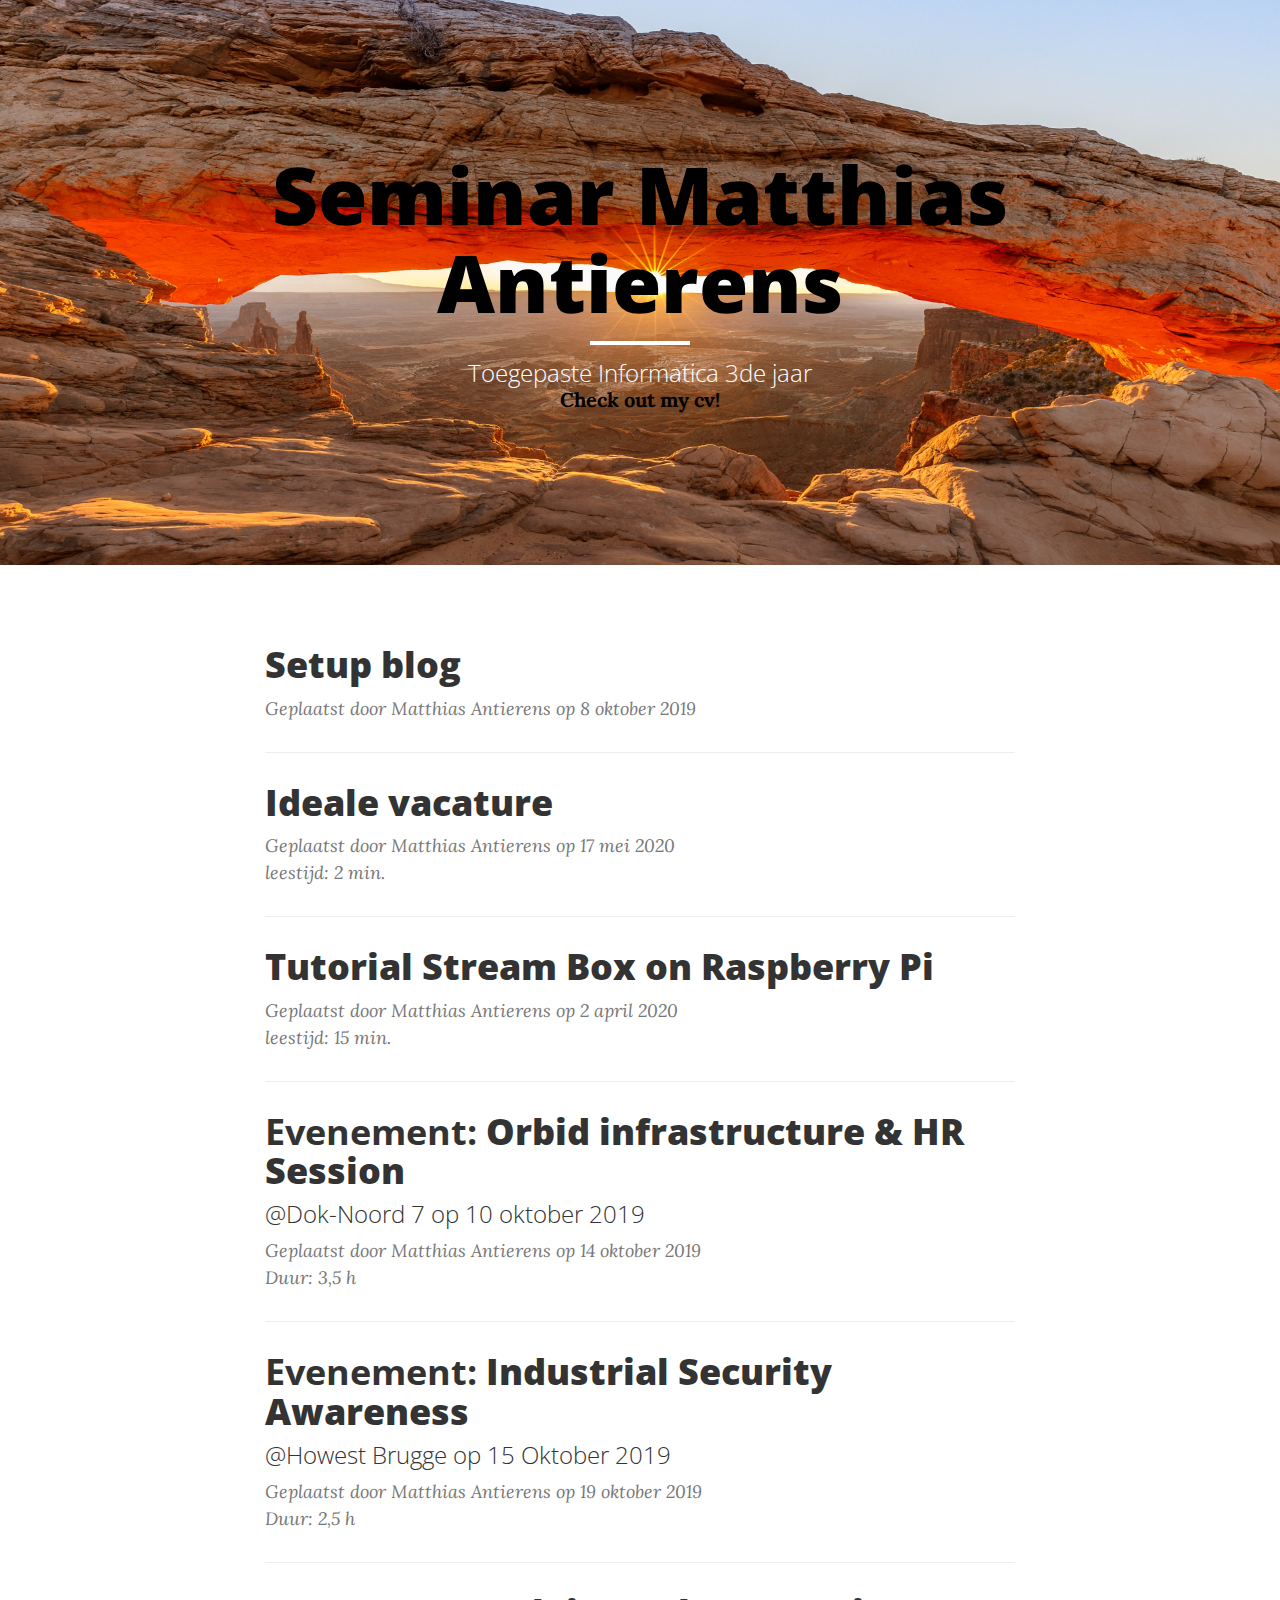
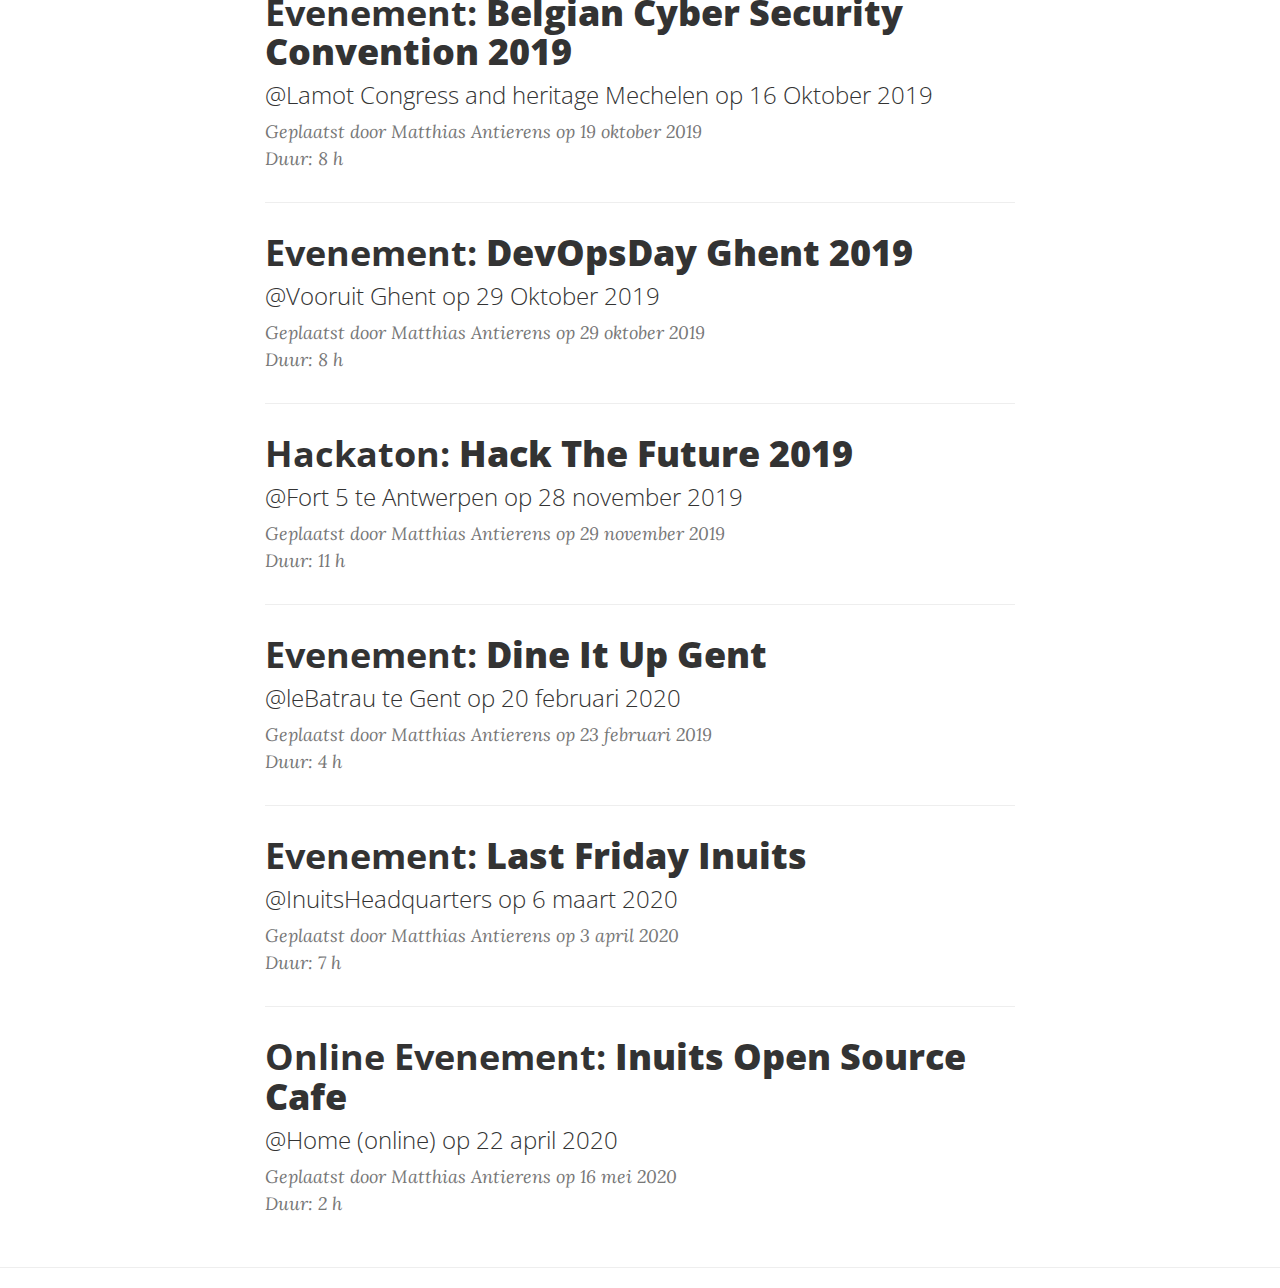
<file: index.html>
<!DOCTYPE html>
<html lang="en">

<head>

    <meta charset="utf-8">
    <meta http-equiv="X-UA-Compatible" content="IE=edge">
    <meta name="viewport" content="width=device-width, initial-scale=1">
    <meta name="description" content="Seminar Matthias Antierens Howest">
    <meta name="author" content="Matthias Antierens">

    <title>Seminar Matthias Antierens</title>

    <!-- Bootstrap Core CSS -->
    <link href="vendor/bootstrap/css/bootstrap.min.css" rel="stylesheet">

    <!-- Theme CSS -->
    <link href="css/clean-blog.min.css" rel="stylesheet">

    <!-- Custom Fonts -->
    <link href="vendor/font-awesome/css/font-awesome.min.css" rel="stylesheet" type="text/css">
    <link href='https://fonts.googleapis.com/css?family=Lora:400,700,400italic,700italic' rel='stylesheet' type='text/css'>
    <link href='https://fonts.googleapis.com/css?family=Open+Sans:300italic,400italic,600italic,700italic,800italic,400,300,600,700,800' rel='stylesheet' type='text/css'>
    <link rel="stylesheet" href="css/custom.css" rel="stylesheet">

    <!-- HTML5 Shim and Respond.js IE8 support of HTML5 elements and media queries -->
    <!-- WARNING: Respond.js doesn't work if you view the page via file:// -->
    <!--[if lt IE 9]>
        <script src="https://oss.maxcdn.com/libs/html5shiv/3.7.0/html5shiv.js"></script>
        <script src="https://oss.maxcdn.com/libs/respond.js/1.4.2/respond.min.js"></script>
    <![endif]-->

</head>

<body>
<!-- Page Header -->
    <!-- Set your background image for this header on the line below. -->
    <header class="intro-header" style="background-image: url('img/home-bg.jpg')">
        <div class="container">
            <div class="row">
                <div class="col-lg-8 col-lg-offset-2 col-md-10 col-md-offset-1">
                    <div class="site-heading">
                        <h1 class="black">Seminar Matthias Antierens</h1>
                        <hr class="small">
                        <span class="subheading">Toegepaste Informatica 3de jaar</span>
                        <a href="CV.pdf" target="_blank" class="black"><strong>Check out my cv!</strong></a>
                    </div>
                </div>
            </div>
        </div>
    </header>

    <!-- Main Content -->
    <div class="container">
        <div class="row">
            <div class="col-lg-8 col-lg-offset-2 col-md-10 col-md-offset-1">
                <div class="post-preview">
                    <a href="post0.html">
                        <h2 class="post-title">
                            Setup blog
                        </h2>
                    </a>
                    <p class="post-meta">Geplaatst door Matthias Antierens op 8 oktober 2019</p>
                </div>
                <hr>
                <div class="post-preview">
                    <a href="post10.html">
                      <h2 class="post-title">
                        <h2 class="post-title">
                            Ideale vacature
                        </h2>
                    </a>
                    <p class="post-meta">Geplaatst door Matthias Antierens op 17 mei 2020
                      <br> leestijd: 2 min.</p>
                </div>
                <hr>
                <div class="post-preview">
                    <a href="post7.html">
                      <h2 class="post-title">
                        <h2 class="post-title">
                            Tutorial Stream Box on Raspberry Pi
                        </h2>
                    </a>
                    <p class="post-meta">Geplaatst door Matthias Antierens op 2 april 2020
                      <br> leestijd: 15 min.</p>
                </div>
                <hr>
                <div class="post-preview">
                    <a href="post3.html">
                        <h2 class="post-title"><b>Evenement: </b>
                            Orbid infrastructure & HR Session
                        </h2>
                        <h3 class="post-subtitle">
                            @Dok-Noord 7 op 10 oktober 2019
                        </h3>
                    </a>
                    <p class="post-meta">Geplaatst door Matthias Antierens op 14 oktober 2019
                        <br> Duur: 3,5 h</p>
                </div>
                <hr>
                <div class="post-preview">
                    <a href="post1.html">
                        <h2 class="post-title"><b>Evenement: </b>
                            Industrial Security Awareness
                        </h2>
                        <h3 class="post-subtitle">
                            @Howest Brugge op 15 Oktober 2019
                        </h3>
                    </a>
                    <p class="post-meta">Geplaatst door Matthias Antierens op 19 oktober 2019
                        <br> Duur: 2,5 h</p>
                </div>
                <hr>
                <div class="post-preview">
                    <a href="post2.html">
                        <h2 class="post-title"><b>Evenement: </b>
                            Belgian Cyber Security Convention 2019
                        </h2>
                        <h3 class="post-subtitle">
                            @Lamot Congress and heritage Mechelen op 16 Oktober 2019
                        </h3>
                    </a>
                    <p class="post-meta">Geplaatst door Matthias Antierens op 19 oktober 2019 <br> Duur: 8 h</p>
                </div>
                <hr>

                <div class="post-preview">
                    <a href="post4.html">
                        <h2 class="post-title"><b>Evenement: </b>
                            DevOpsDay Ghent 2019
                        </h2>
                        <h3 class="post-subtitle">
                            @Vooruit Ghent op 29 Oktober 2019
                        </h3>
                    </a>
                    <p class="post-meta">Geplaatst door Matthias Antierens op 29 oktober 2019
                        <br> Duur: 8 h</p>
                </div>
                <hr>
                <div class="post-preview">
                    <a href="post5.html">
                        <h2 class="post-title"><b>Hackaton: </b>
                            Hack The Future 2019
                        </h2>
                        <h3 class="post-subtitle">
                            @Fort 5 te Antwerpen op 28 november 2019
                        </h3>
                    </a>
                    <p class="post-meta">Geplaatst door Matthias Antierens op 29 november 2019
                        <br> Duur: 11 h</p>
                </div>
                <hr>
                <div class="post-preview">
                    <a href="post6.html">
                        <h2 class="post-title"><b>Evenement: </b>
                            Dine It Up Gent
                        </h2>
                        <h3 class="post-subtitle">
                            @leBatrau te Gent op 20 februari 2020
                        </h3>
                    </a>
                    <p class="post-meta">Geplaatst door Matthias Antierens op 23 februari 2019
                        <br> Duur: 4 h</p>
                </div>
                <hr>
                <div class="post-preview">
                    <a href="post8.html">
                        <h2 class="post-title"><b>Evenement: </b>
                            Last Friday Inuits
                        </h2>
                        <h3 class="post-subtitle">
                            @InuitsHeadquarters op 6 maart 2020
                        </h3>
                    </a>
                    <p class="post-meta">Geplaatst door Matthias Antierens op 3 april 2020
                        <br> Duur: 7 h</p>
                </div>
                <hr>
                <div class="post-preview">
                    <a href="post9.html">
                        <h2 class="post-title"><b>Online Evenement: </b>
                            Inuits Open Source Cafe
                        </h2>
                        <h3 class="post-subtitle">
                            @Home (online) op 22 april 2020
                        </h3>
                    </a>
                    <p class="post-meta">Geplaatst door Matthias Antierens op 16 mei 2020
                        <br> Duur: 2 h</p>
                </div>
            </div>
        </div>
    </div>

    <hr>

    <!-- jQuery -->
    <script src="vendor/jquery/jquery.min.js"></script>

    <!-- Bootstrap Core JavaScript -->
    <script src="vendor/bootstrap/js/bootstrap.js"></script>

    <!-- Contact Form JavaScript -->
    <script src="js/jqBootstrapValidation.js"></script>
    <script src="js/contact_me.js"></script>

    <!-- Theme JavaScript -->
    <script src="js/clean-blog.min.js"></script>

</body>

</html>
</file>
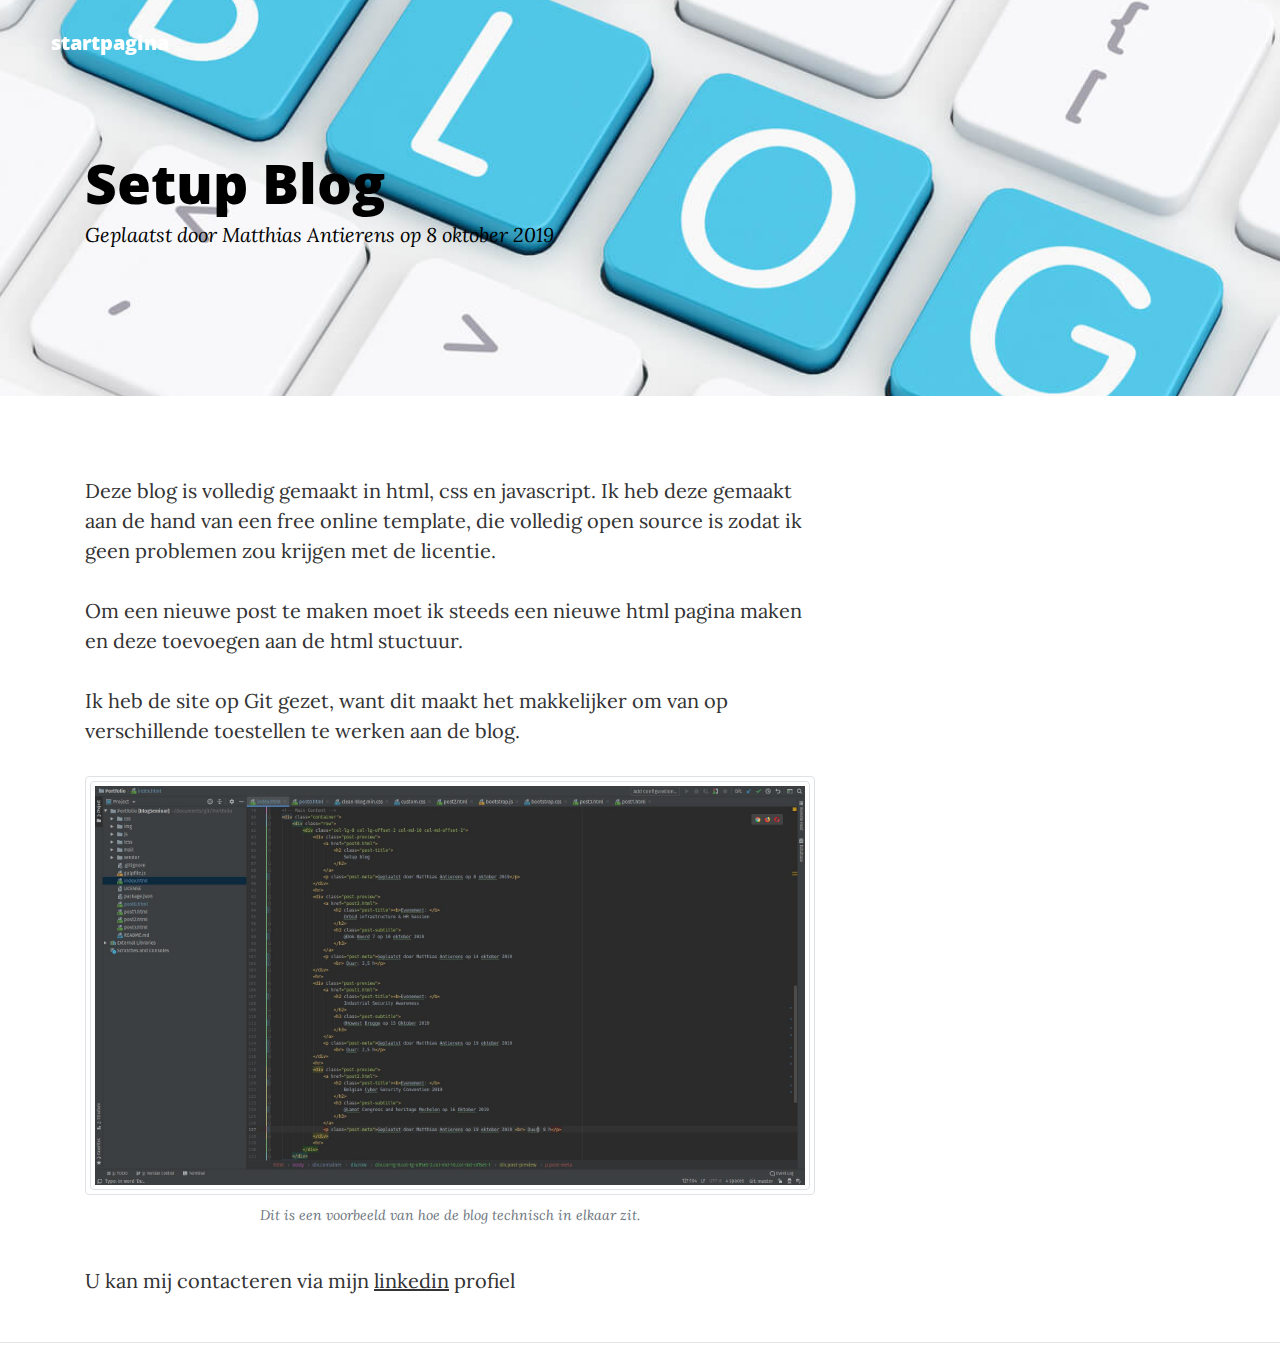
<file: post0.html>
<!DOCTYPE html>
<html lang="en">

<head>

    <meta charset="utf-8">
    <meta http-equiv="X-UA-Compatible" content="IE=edge">
    <meta name="viewport" content="width=device-width, initial-scale=1">
    <meta name="description" content="Post Blog Matthias">
    <meta name="author" content="Matthias Antierens">

    <title>Setup Blog</title>

    <!-- Bootstrap Core CSS -->
    <link href="vendor/bootstrap/css/bootstrap.css" rel="stylesheet">

    <!-- Theme CSS -->
    <link href="css/clean-blog.min.css" rel="stylesheet">


    <!-- Custom Fonts -->
    <link href="vendor/font-awesome/css/font-awesome.min.css" rel="stylesheet" type="text/css">
    <link href='https://fonts.googleapis.com/css?family=Lora:400,700,400italic,700italic' rel='stylesheet'
          type='text/css'>
    <link href='https://fonts.googleapis.com/css?family=Open+Sans:300italic,400italic,600italic,700italic,800italic,400,300,600,700,800'
          rel='stylesheet' type='text/css'>

    <!-- HTML5 Shim and Respond.js IE8 support of HTML5 elements and media queries -->
    <!-- WARNING: Respond.js doesn't work if you view the page via file:// -->
    <!--[if lt IE 9]>
    <script src="https://oss.maxcdn.com/libs/html5shiv/3.7.0/html5shiv.js"></script>
    <script src="https://oss.maxcdn.com/libs/respond.js/1.4.2/respond.min.js"></script>
    <![endif]-->
    <link href="css/custom.css" rel="stylesheet">
</head>

<body>

<!-- Navigation -->
<nav class="navbar navbar-default navbar-custom navbar-fixed-top">
    <div class="container-fluid">
        <!-- Brand and toggle get grouped for better mobile display -->
        <div class="navbar-header page-scroll">
            <a class="navbar-brand" href="index.html">startpagina</a>
        </div>

        <!-- Collect the nav links, forms, and other content for toggling -->

        <!-- /.navbar-collapse -->
    </div>
    <!-- /.container -->
</nav>

<!-- Page Header -->
<!-- Set your background image for this header on the line below. -->
<header class="intro-header" style="background-image: url('img/blog.jpg')">
    <div class="container">
        <div class="row">
            <div class="col-lg-8 col-lg-offset-2 col-md-10 col-md-offset-1">
                <div class="post-heading" id="blacktext">
                    <h1>Setup Blog</h1>
                    <span class="meta">Geplaatst door Matthias Antierens op 8 oktober 2019</span>
                </div>
            </div>
        </div>
    </div>
</header>

<!-- Post Content -->
<article>
    <div class="container">
        <div class="row">
            <div class="col-lg-8 col-lg-offset-2 col-md-10 col-md-offset-1">
                <p>Deze blog is volledig gemaakt in html, css en javascript. Ik heb deze gemaakt aan de hand van een free online template, die volledig open source is zodat ik geen problemen zou krijgen met de licentie.</p>
                <p>Om een nieuwe post te maken moet ik steeds een nieuwe html pagina maken en deze toevoegen aan de html stuctuur.</p>
                <p>Ik heb de site op Git gezet, want dit maakt het makkelijker om van op verschillende toestellen te werken aan de blog.</p>
                <div class="img-thumbnail">
                    <img class="img-thumbnail" src="img/blogvoorbeeld.jpg" alt="blogvoorbeeld">
                </div>

                <span class="caption text-muted">Dit is een voorbeeld van hoe de blog technisch in elkaar zit.</span>
                <p>U kan mij contacteren via mijn <a href="https://www.linkedin.com/in/matthias-antierens-1402a3194/?originalSubdomain=be">linkedin</a> profiel</p>
            </div>
        </div>
    </div>
</article>

<hr>


<!-- jQuery -->
<script src="vendor/jquery/jquery.min.js"></script>

<!-- Bootstrap Core JavaScript -->
<script src="vendor/bootstrap/js/bootstrap.js"></script>

<!-- Contact Form JavaScript -->
<script src="js/jqBootstrapValidation.js"></script>
<script src="js/contact_me.js"></script>

<!-- Theme JavaScript -->
<script src="js/clean-blog.min.js"></script>

</body>

</html>
</file>
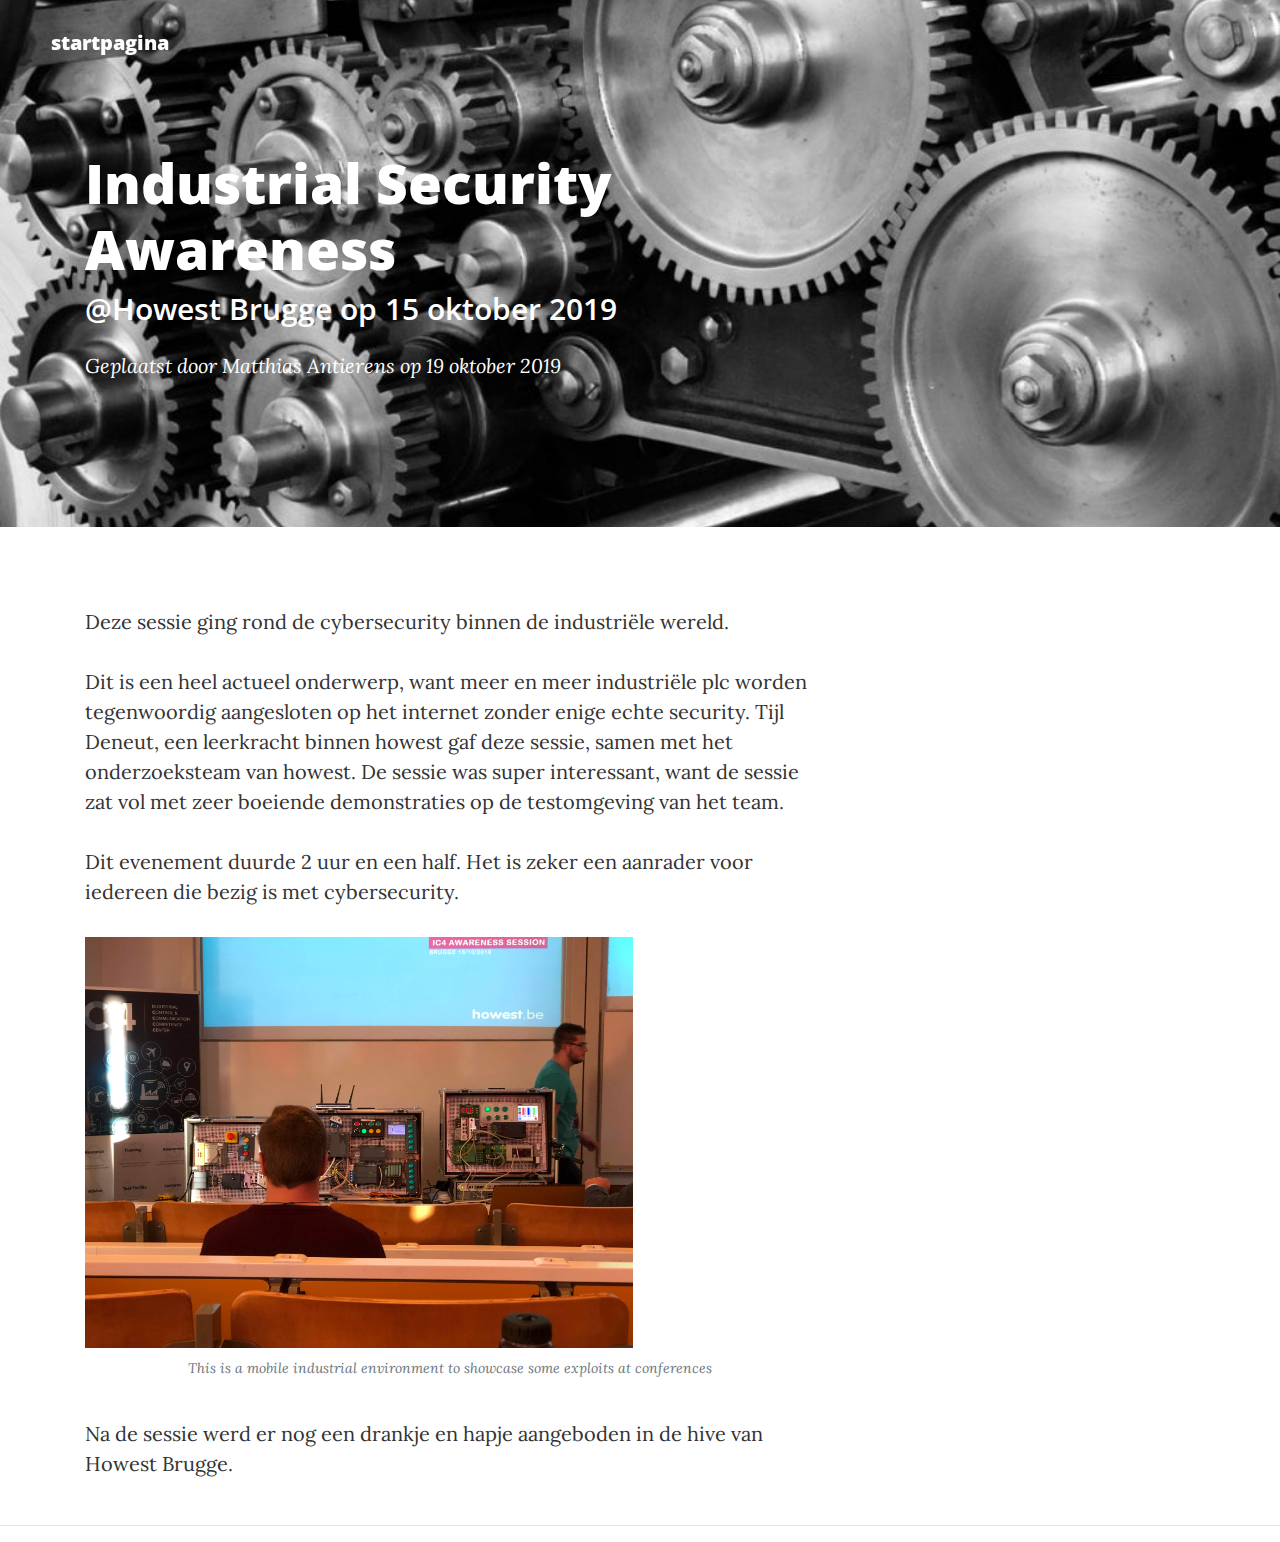
<file: post1.html>
<!DOCTYPE html>
<html lang="en">

<head>

    <meta charset="utf-8">
    <meta http-equiv="X-UA-Compatible" content="IE=edge">
    <meta name="viewport" content="width=device-width, initial-scale=1">
    <meta name="description" content="Post Blog Matthias">
    <meta name="author" content="Matthias Antierens">

    <title>Industrial Security Awareness</title>

    <!-- Bootstrap Core CSS -->
    <link href="vendor/bootstrap/css/bootstrap.css" rel="stylesheet">

    <!-- Theme CSS -->
    <link href="css/clean-blog.min.css" rel="stylesheet">

    <!-- Custom Fonts -->
    <link href="vendor/font-awesome/css/font-awesome.min.css" rel="stylesheet" type="text/css">
    <link href='https://fonts.googleapis.com/css?family=Lora:400,700,400italic,700italic' rel='stylesheet' type='text/css'>
    <link href='https://fonts.googleapis.com/css?family=Open+Sans:300italic,400italic,600italic,700italic,800italic,400,300,600,700,800' rel='stylesheet' type='text/css'>

    <!-- HTML5 Shim and Respond.js IE8 support of HTML5 elements and media queries -->
    <!-- WARNING: Respond.js doesn't work if you view the page via file:// -->
    <!--[if lt IE 9]>
        <script src="https://oss.maxcdn.com/libs/html5shiv/3.7.0/html5shiv.js"></script>
        <script src="https://oss.maxcdn.com/libs/respond.js/1.4.2/respond.min.js"></script>
    <![endif]-->

</head>

<body>

    <!-- Navigation -->
    <nav class="navbar navbar-default navbar-custom navbar-fixed-top">
        <div class="container-fluid">
            <!-- Brand and toggle get grouped for better mobile display -->
            <div class="navbar-header page-scroll">
                <a class="navbar-brand" href="index.html">startpagina</a>
            </div>

            <!-- Collect the nav links, forms, and other content for toggling -->

            <!-- /.navbar-collapse -->
        </div>
        <!-- /.container -->
    </nav>

    <!-- Page Header -->
    <!-- Set your background image for this header on the line below. -->
    <header class="intro-header" style="background-image: url('img/IndustrialMachine.jpg')">
        <div class="container">
            <div class="row">
                <div class="col-lg-8 col-lg-offset-2 col-md-10 col-md-offset-1">
                    <div class="post-heading">
                        <h1>Industrial Security Awareness</h1>
                        <h2 class="subheading">@Howest Brugge op 15 oktober 2019</h2>
                        <span class="meta">Geplaatst door Matthias Antierens op 19 oktober 2019</span>
                    </div>
                </div>
            </div>
        </div>
    </header>

    <!-- Post Content -->
    <article>
        <div class="container">
            <div class="row">
                <div class="col-lg-8 col-lg-offset-2 col-md-10 col-md-offset-1">
                    <p>Deze sessie ging rond de cybersecurity binnen de industriële wereld.</p>

                    <p>Dit is een heel actueel onderwerp, want meer en meer industriële plc worden tegenwoordig aangesloten op het internet zonder enige echte security.
                    Tijl Deneut, een leerkracht binnen howest gaf deze sessie, samen met het onderzoeksteam van howest.
                        De sessie was super interessant, want de sessie zat vol met zeer boeiende demonstraties op de testomgeving van het team.
                    </p>
                    <p>Dit evenement duurde 2 uur en een half. Het is zeker een aanrader voor iedereen die bezig is met cybersecurity.

                    </p>


                    <a href="https://www.howest.be/nl">
                        <img class=" w-75" src="img/mobileenv.JPG" alt="mobile industrial environment">
                    </a>
                    <span class="caption text-muted">This is a mobile industrial environment to showcase some exploits at conferences</span>

                    <p>Na de sessie werd er nog een drankje en hapje aangeboden in de hive van Howest Brugge.</p>

                    </div>
            </div>
        </div>
    </article>
    <hr>


    <!-- jQuery -->
    <script src="vendor/jquery/jquery.min.js"></script>

    <!-- Bootstrap Core JavaScript -->
    <script src="vendor/bootstrap/js/bootstrap.js"></script>

    <!-- Contact Form JavaScript -->
    <script src="js/jqBootstrapValidation.js"></script>
    <script src="js/contact_me.js"></script>

    <!-- Theme JavaScript -->
    <script src="js/clean-blog.min.js"></script>

</body>

</html>
</file>
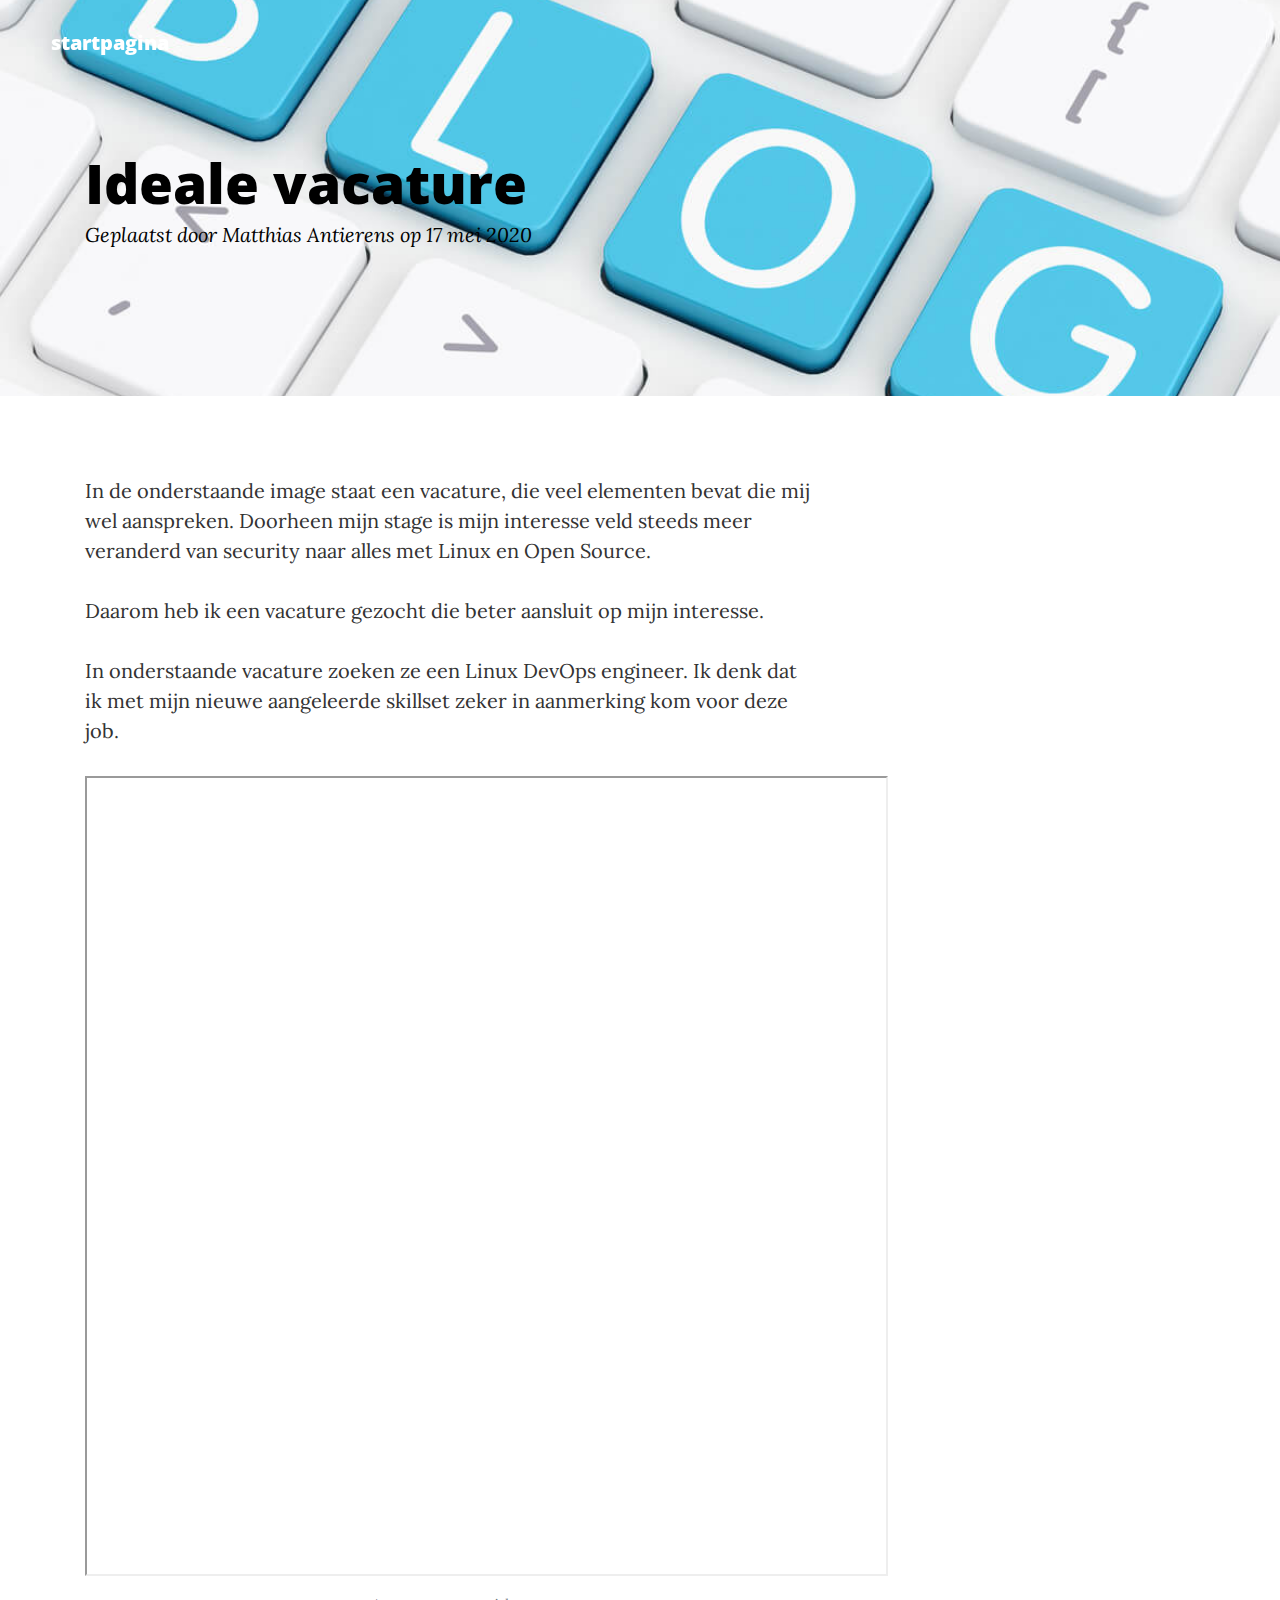
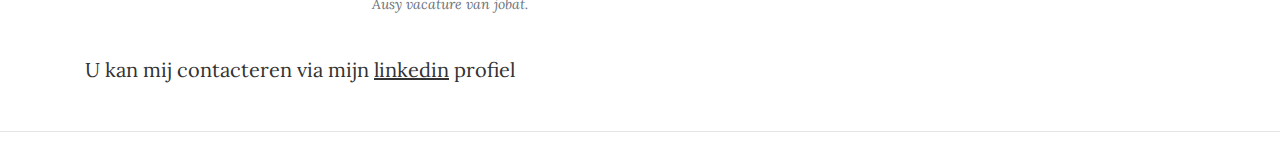
<file: post10.html>
<!DOCTYPE html>
<html lang="en">

<head>

    <meta charset="utf-8">
    <meta http-equiv="X-UA-Compatible" content="IE=edge">
    <meta name="viewport" content="width=device-width, initial-scale=1">
    <meta name="description" content="Post Blog Matthias">
    <meta name="author" content="Matthias Antierens">

    <title>Ideale vacature</title>

    <!-- Bootstrap Core CSS -->
    <link href="vendor/bootstrap/css/bootstrap.css" rel="stylesheet">

    <!-- Theme CSS -->
    <link href="css/clean-blog.min.css" rel="stylesheet">


    <!-- Custom Fonts -->
    <link href="vendor/font-awesome/css/font-awesome.min.css" rel="stylesheet" type="text/css">
    <link href='https://fonts.googleapis.com/css?family=Lora:400,700,400italic,700italic' rel='stylesheet'
          type='text/css'>
    <link href='https://fonts.googleapis.com/css?family=Open+Sans:300italic,400italic,600italic,700italic,800italic,400,300,600,700,800'
          rel='stylesheet' type='text/css'>

    <!-- HTML5 Shim and Respond.js IE8 support of HTML5 elements and media queries -->
    <!-- WARNING: Respond.js doesn't work if you view the page via file:// -->
    <!--[if lt IE 9]>
    <script src="https://oss.maxcdn.com/libs/html5shiv/3.7.0/html5shiv.js"></script>
    <script src="https://oss.maxcdn.com/libs/respond.js/1.4.2/respond.min.js"></script>
    <![endif]-->
    <link href="css/custom.css" rel="stylesheet">
</head>

<body>

<!-- Navigation -->
<nav class="navbar navbar-default navbar-custom navbar-fixed-top">
    <div class="container-fluid">
        <!-- Brand and toggle get grouped for better mobile display -->
        <div class="navbar-header page-scroll">
            <a class="navbar-brand" href="index.html">startpagina</a>
        </div>

        <!-- Collect the nav links, forms, and other content for toggling -->

        <!-- /.navbar-collapse -->
    </div>
    <!-- /.container -->
</nav>

<!-- Page Header -->
<!-- Set your background image for this header on the line below. -->
<header class="intro-header" style="background-image: url('img/blog.jpg')">
    <div class="container">
        <div class="row">
            <div class="col-lg-8 col-lg-offset-2 col-md-10 col-md-offset-1">
                <div class="post-heading" id="blacktext">
                    <h1>Ideale vacature</h1>
                    <span class="meta">Geplaatst door Matthias Antierens op 17 mei 2020</span>
                </div>
            </div>
        </div>
    </div>
</header>

<!-- Post Content -->
<article>
    <div class="container">
        <div class="row">
            <div class="col-lg-8 col-lg-offset-2 col-md-10 col-md-offset-1">
               
              <p> In de onderstaande image staat een vacature, die veel elementen bevat die mij wel aanspreken. Doorheen mijn stage is mijn interesse veld steeds meer veranderd van security naar alles met Linux en Open Source.</p>
              <p> Daarom heb ik een vacature gezocht die beter aansluit op mijn interesse. </p>
              <p> In onderstaande vacature zoeken ze een Linux DevOps engineer. Ik denk dat ik met mijn nieuwe aangeleerde skillset zeker in aanmerking kom voor deze job. </p>

              <iframe src="vacature1505.pdf" width="110%" height="800px">
    </iframe>

                <span class="caption text-muted">Ausy vacature van jobat.</span>
                <p>U kan mij contacteren via mijn <a href="https://www.linkedin.com/in/matthias-antierens-1402a3194/?originalSubdomain=be">linkedin</a> profiel</p>
            </div>
        </div>
    </div>
</article>

<hr>


<!-- jQuery -->
<script src="vendor/jquery/jquery.min.js"></script>

<!-- Bootstrap Core JavaScript -->
<script src="vendor/bootstrap/js/bootstrap.js"></script>

<!-- Contact Form JavaScript -->
<script src="js/jqBootstrapValidation.js"></script>
<script src="js/contact_me.js"></script>

<!-- Theme JavaScript -->
<script src="js/clean-blog.min.js"></script>

</body>

</html>
</file>
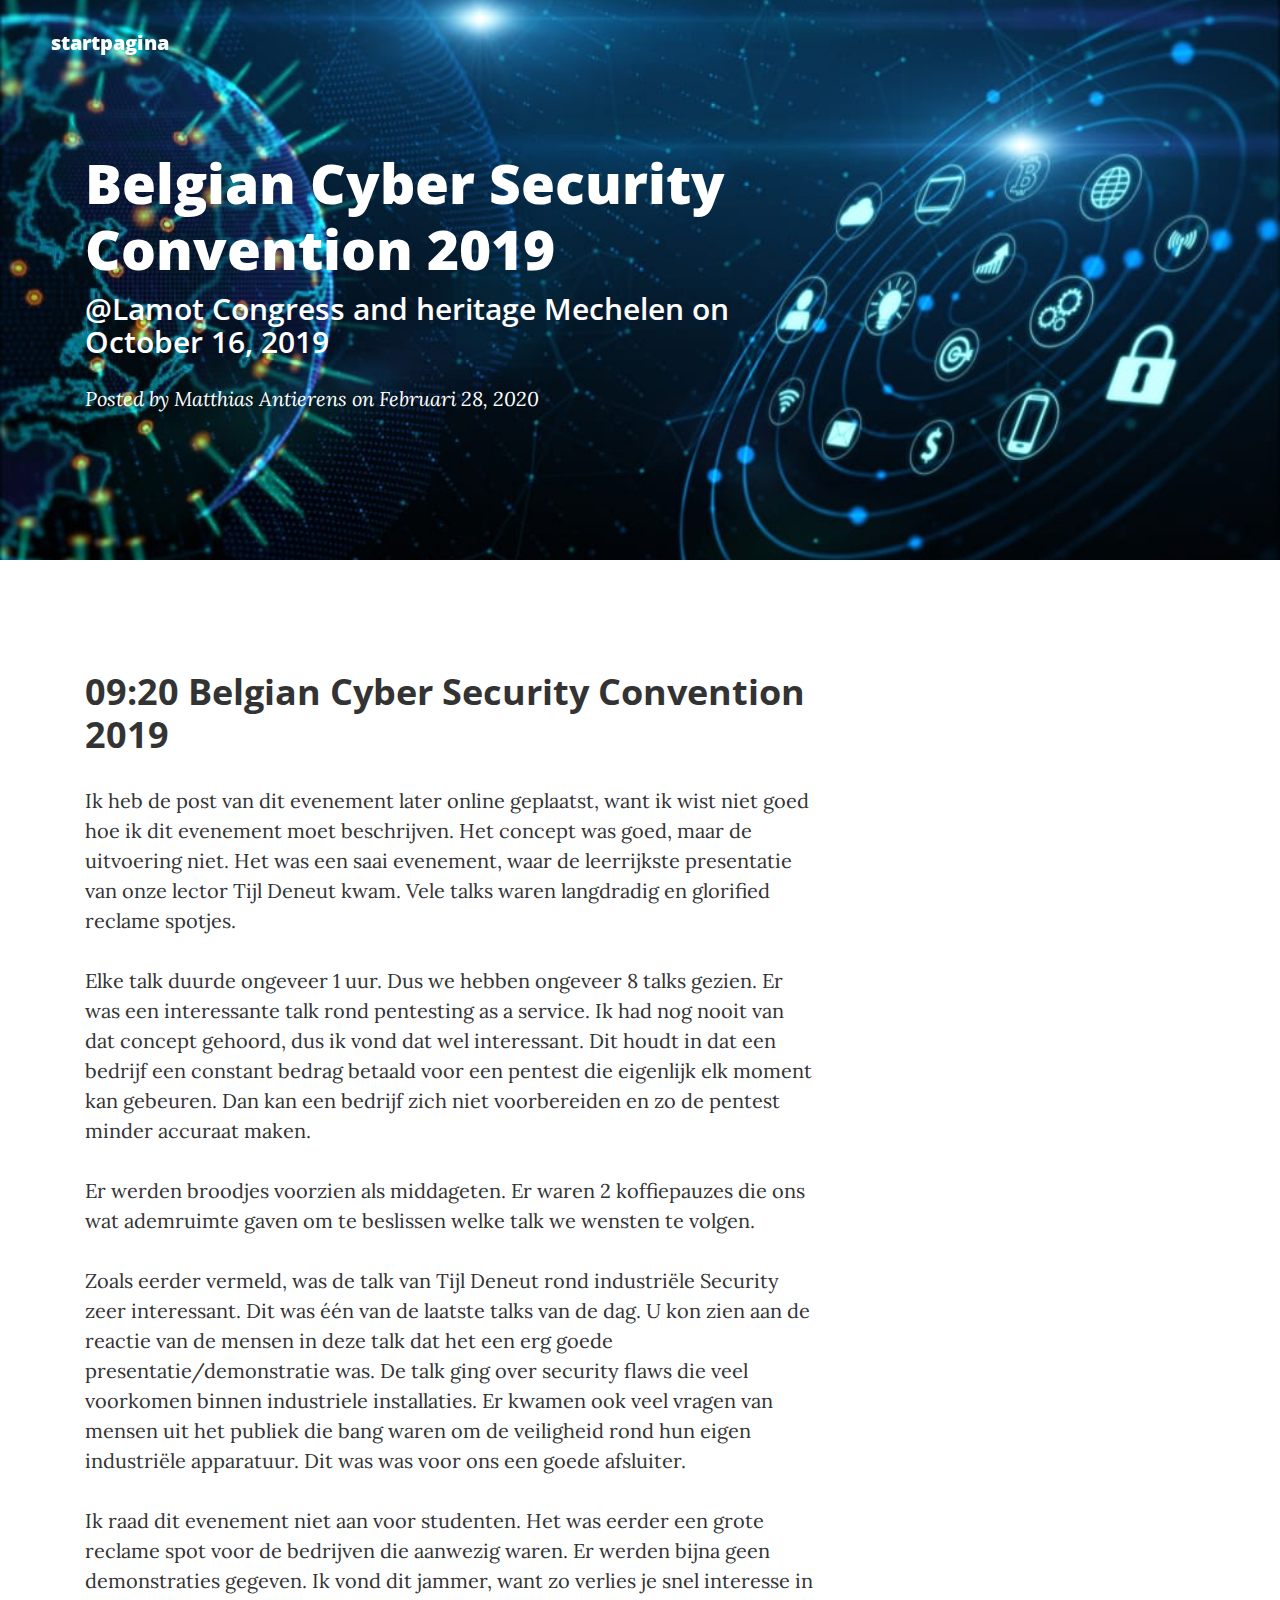
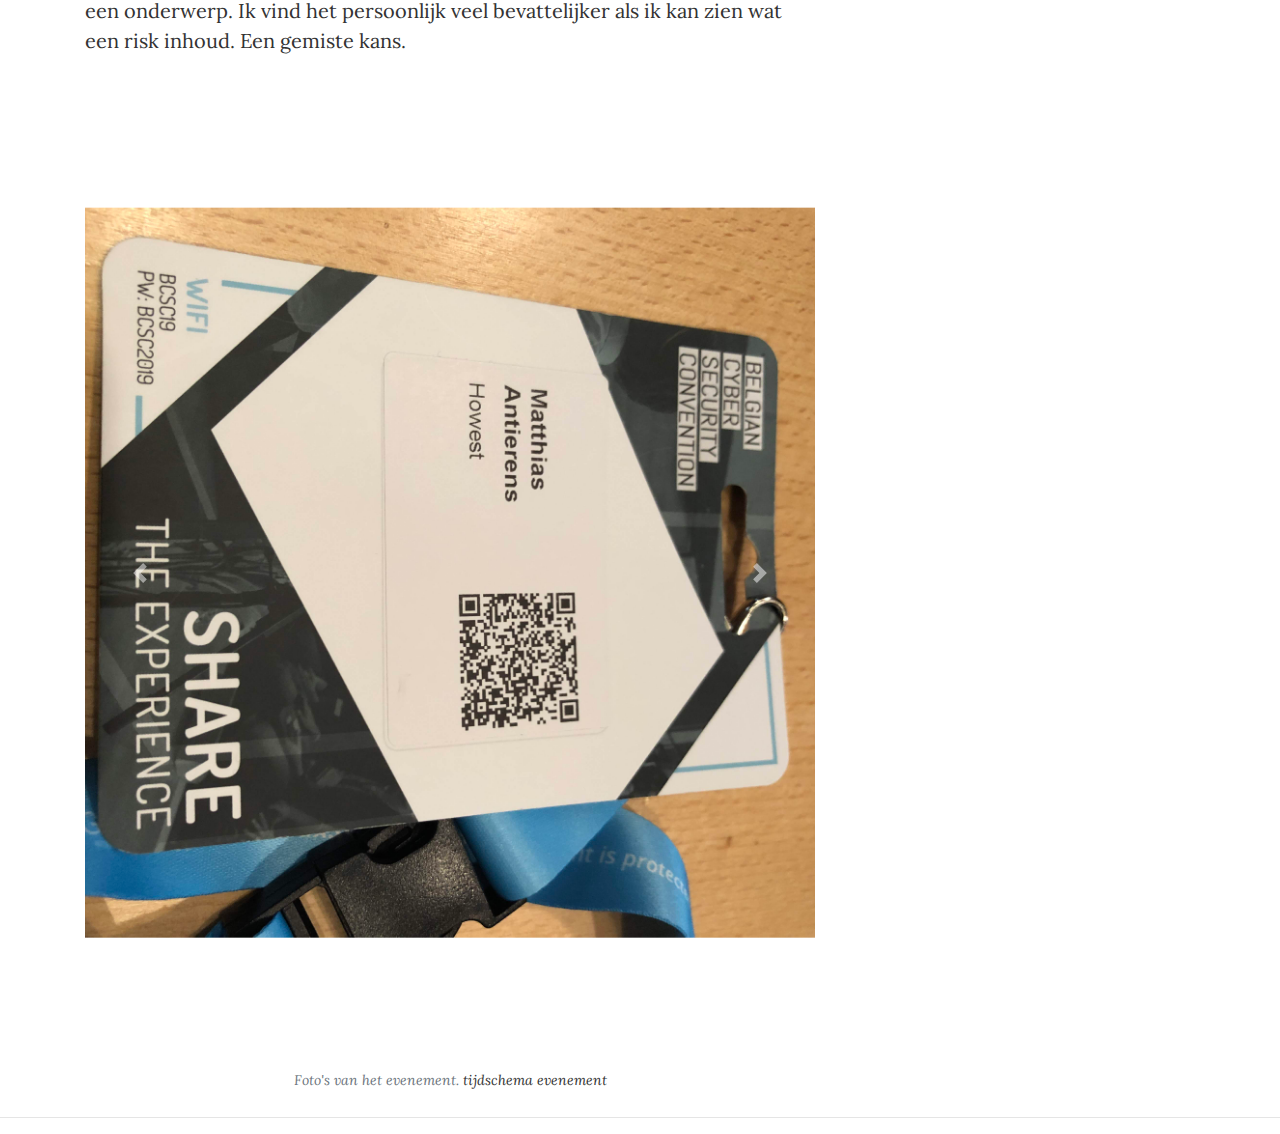
<file: post2.html>
<!DOCTYPE html>
<html lang="en">

<head>

    <meta charset="utf-8">
    <meta http-equiv="X-UA-Compatible" content="IE=edge">
    <meta name="viewport" content="width=device-width, initial-scale=1">
    <meta name="description" content="Post Blog Matthias">
    <meta name="author" content="Matthias Antierens">

    <title>Belgian Cyber Security Convention 2019</title>

    <!-- Bootstrap Core CSS -->
    <link href="vendor/bootstrap/css/bootstrap.css" rel="stylesheet">

    <!-- Theme CSS -->
    <link href="css/clean-blog.min.css" rel="stylesheet">

    <!-- Custom Fonts -->
    <link href="vendor/font-awesome/css/font-awesome.min.css" rel="stylesheet" type="text/css">
    <link href='https://fonts.googleapis.com/css?family=Lora:400,700,400italic,700italic' rel='stylesheet'
          type='text/css'>
    <link href='https://fonts.googleapis.com/css?family=Open+Sans:300italic,400italic,600italic,700italic,800italic,400,300,600,700,800'
          rel='stylesheet' type='text/css'>

    <!-- HTML5 Shim and Respond.js IE8 support of HTML5 elements and media queries -->
    <!-- WARNING: Respond.js doesn't work if you view the page via file:// -->
    <!--[if lt IE 9]>
    <script src="https://oss.maxcdn.com/libs/html5shiv/3.7.0/html5shiv.js"></script>
    <script src="https://oss.maxcdn.com/libs/respond.js/1.4.2/respond.min.js"></script>
    <![endif]-->

</head>

<body>

<!-- Navigation -->
<nav class="navbar navbar-default navbar-custom navbar-fixed-top">
    <div class="container-fluid">
        <!-- Brand and toggle get grouped for better mobile display -->
        <div class="navbar-header page-scroll">
            <a class="navbar-brand" href="index.html">startpagina</a>
        </div>

        <!-- Collect the nav links, forms, and other content for toggling -->

        <!-- /.navbar-collapse -->
    </div>
    <!-- /.container -->
</nav>

<!-- Page Header -->
<!-- Set your background image for this header on the line below. -->
<header class="intro-header" style="background-image: url('img/mechelen.jpg')">
    <div class="container">
        <div class="row">
            <div class="col-lg-8 col-lg-offset-2 col-md-10 col-md-offset-1">
                <div class="post-heading">
                    <h1>Belgian Cyber Security Convention 2019</h1>
                    <h2 class="subheading">@Lamot Congress and heritage Mechelen on October 16, 2019</h2>
                    <span class="meta">Posted by Matthias Antierens on Februari 28, 2020</span>
                </div>
            </div>
        </div>
    </div>
</header>

<!-- Post Content -->
<article>
    <div class="container">
        <div class="row">
            <div class="col-lg-8 col-lg-offset-2 col-md-10 col-md-offset-1">
                <h2 class="section-heading">09:20
                    Belgian Cyber Security Convention 2019</h2>
                <p>Ik heb de post van dit evenement later online geplaatst, want ik wist niet goed hoe ik dit evenement moet beschrijven.
                  Het concept was goed, maar de uitvoering niet. Het was een saai evenement, waar de leerrijkste presentatie  van onze lector Tijl Deneut kwam.
                  Vele talks waren langdradig en glorified reclame spotjes.
                </p>

                <p>Elke talk duurde ongeveer 1 uur. Dus we hebben ongeveer 8 talks gezien. Er was een interessante talk rond pentesting as a service. Ik had nog nooit
                van dat concept gehoord, dus ik vond dat wel interessant. Dit houdt in dat een bedrijf een constant bedrag betaald voor een pentest die eigenlijk elk
              moment kan gebeuren. Dan kan een bedrijf zich niet voorbereiden en zo de pentest minder accuraat maken.</p>

              <p>Er werden broodjes voorzien als middageten. Er waren 2 koffiepauzes die ons wat ademruimte gaven om te beslissen welke talk we wensten te volgen.
              </p>

              <p>Zoals eerder vermeld, was de talk van Tijl Deneut rond industriële Security zeer interessant. Dit was één van de laatste talks van de dag. U kon zien
              aan de reactie van de mensen in deze talk dat het een erg goede presentatie/demonstratie was. De talk ging over security flaws die veel voorkomen
            binnen industriele installaties. Er kwamen ook veel vragen van mensen uit het publiek die bang waren om de veiligheid rond hun eigen industriële apparatuur.
          Dit was was voor ons een goede afsluiter.</p>

          <p>Ik raad dit evenement niet aan voor studenten. Het was eerder een grote reclame spot voor de bedrijven die aanwezig waren. Er werden bijna geen demonstraties gegeven.
          Ik vond dit jammer, want zo verlies je snel interesse in een onderwerp. Ik vind het persoonlijk veel bevattelijker als ik kan zien wat een risk inhoud. Een gemiste kans.</p>



                <div id="carouselExampleIndicators" class="carousel slide" data-ride="carousel">
                    <ol class="carousel-indicators">
                        <li data-target="#carouselExampleIndicators" data-slide-to="0" class="active"></li>
                        <li data-target="#carouselExampleIndicators" data-slide-to="1"></li>
                        <li data-target="#carouselExampleIndicators" data-slide-to="2"></li>
                    </ol>
                    <div class="carousel-inner">
                        <div class="carousel-item active">
                            <img class="d-block w-100 fa-rotate-90" src="img/cybersecconv/cyberconv6.jpg"
                                 alt="First slide">
                        </div>
                        <div class="carousel-item">
                            <img class="d-block w-100" src="img/cybersecconv/cyberconv7.jpg" alt="Second slide">
                        </div>
                        <div class="carousel-item">
                            <img class="d-block w-100" src="img/cybersecconv/cyberconv1.jpg" alt="Third slide">
                        </div>
                    </div>
                    <a class="carousel-control-prev" href="#carouselExampleIndicators" role="button" data-slide="prev">
                        <span class="carousel-control-prev-icon" aria-hidden="true"></span>
                        <span class="sr-only">Previous</span>
                    </a>
                    <a class="carousel-control-next" href="#carouselExampleIndicators" role="button" data-slide="next">
                        <span class="carousel-control-next-icon" aria-hidden="true"></span>
                        <span class="sr-only">Next</span>
                    </a>
                </div>
                <span class="caption text-muted">Foto's van het evenement. <a href="https://cybersecurityconvention.be/program/">tijdschema evenement</a></span>


            </div>
        </div>
    </div>
</article>

<hr>


<!-- jQuery -->
<script src="vendor/jquery/jquery.min.js"></script>

<!-- Bootstrap Core JavaScript -->
<script src="vendor/bootstrap/js/bootstrap.js"></script>

<!-- Contact Form JavaScript -->
<script src="js/jqBootstrapValidation.js"></script>
<script src="js/contact_me.js"></script>

<!-- Theme JavaScript -->
<script src="js/clean-blog.min.js"></script>

</body>

</html>
</file>
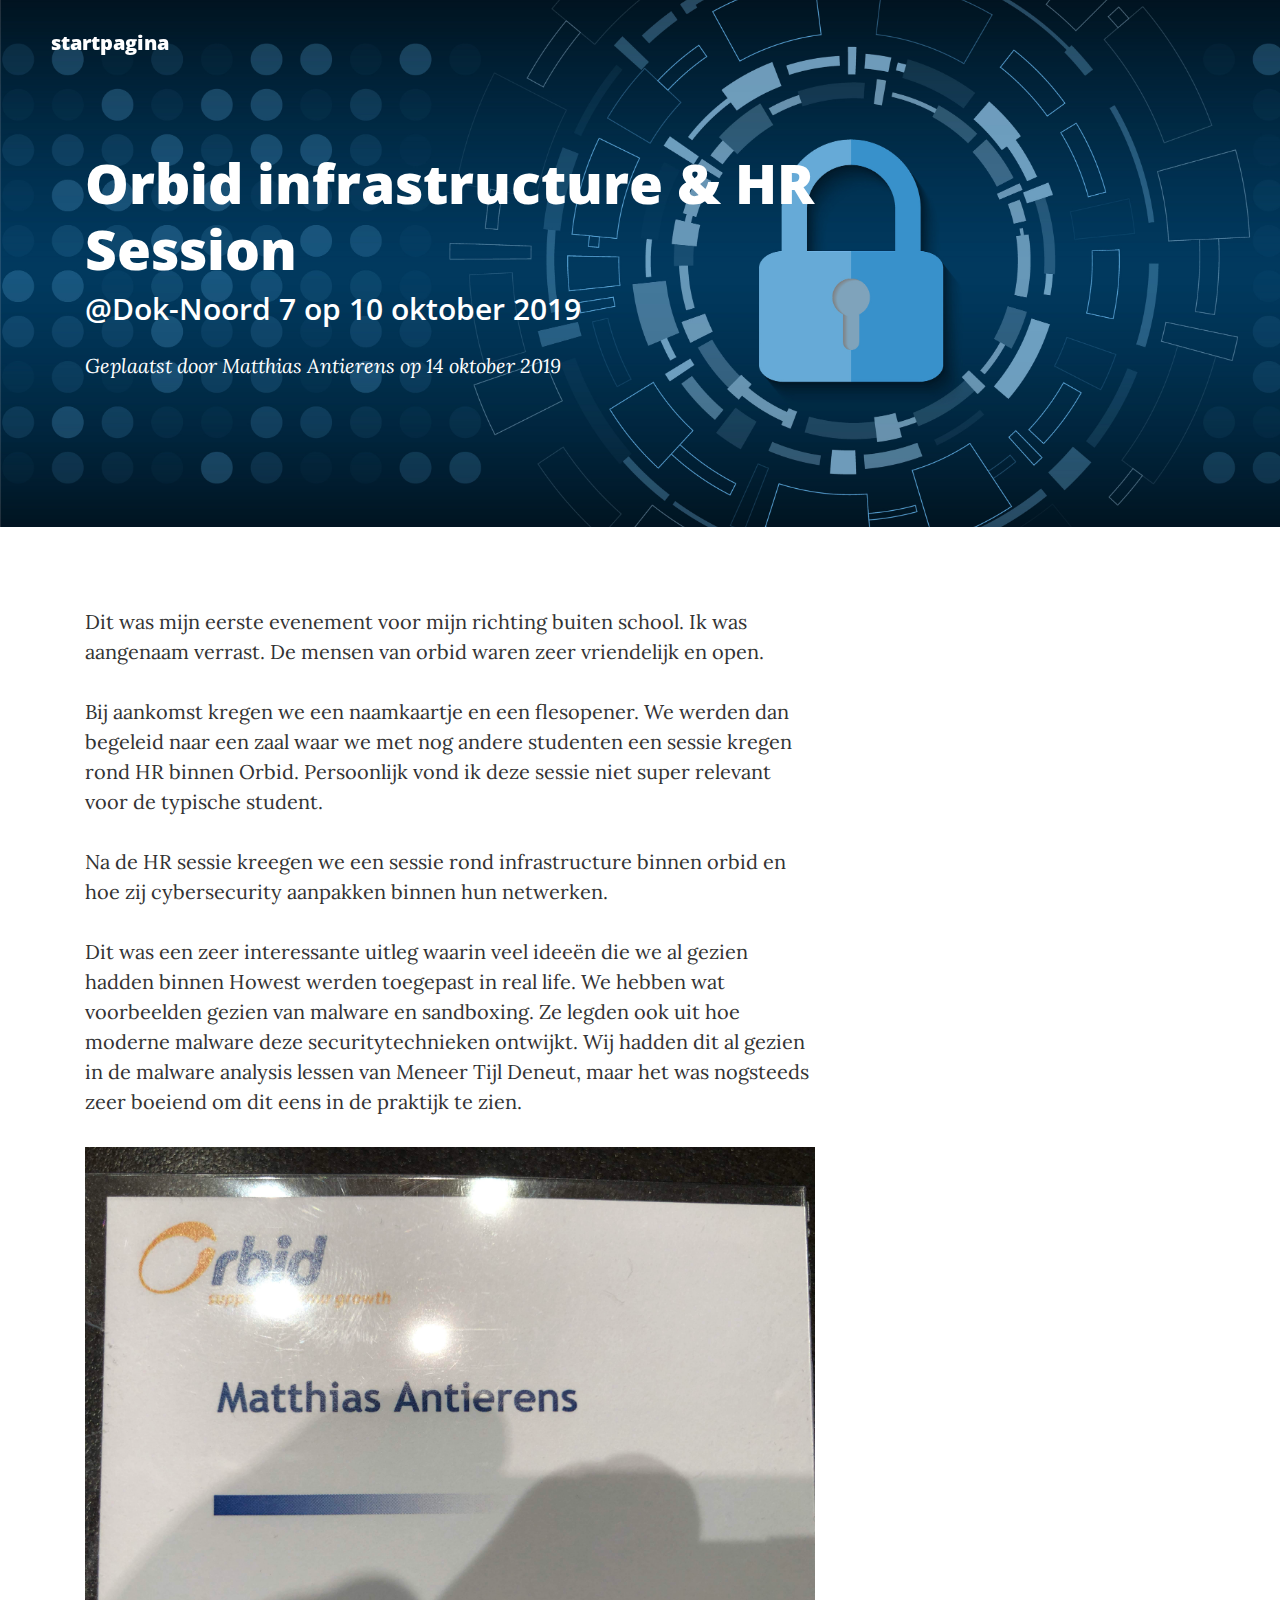
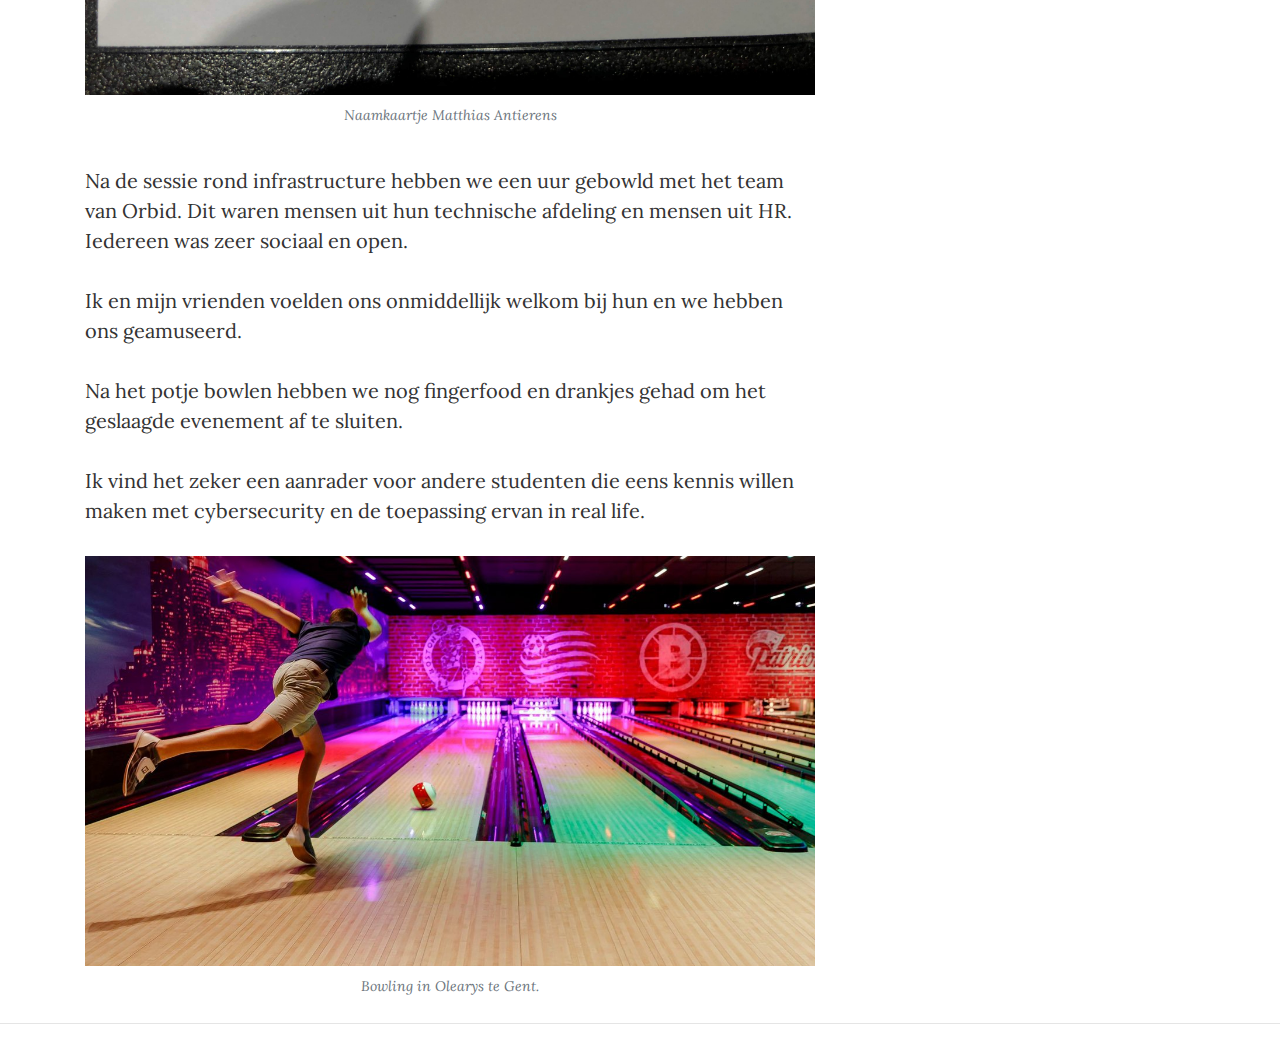
<file: post3.html>
<!DOCTYPE html>
<html lang="en">

<head>

    <meta charset="utf-8">
    <meta http-equiv="X-UA-Compatible" content="IE=edge">
    <meta name="viewport" content="width=device-width, initial-scale=1">
    <meta name="description" content="Post Blog Matthias">
    <meta name="author" content="Matthias Antierens">

    <title>Orbid infrastructure & HR Session</title>

    <!-- Bootstrap Core CSS -->
    <link href="vendor/bootstrap/css/bootstrap.css" rel="stylesheet">

    <!-- Theme CSS -->
    <link href="css/clean-blog.min.css" rel="stylesheet">

    <!-- Custom Fonts -->
    <link href="vendor/font-awesome/css/font-awesome.min.css" rel="stylesheet" type="text/css">
    <link href='https://fonts.googleapis.com/css?family=Lora:400,700,400italic,700italic' rel='stylesheet'
          type='text/css'>
    <link href='https://fonts.googleapis.com/css?family=Open+Sans:300italic,400italic,600italic,700italic,800italic,400,300,600,700,800'
          rel='stylesheet' type='text/css'>
    <link rel="stylesheet" href="css/custom.css">

    <!-- HTML5 Shim and Respond.js IE8 support of HTML5 elements and media queries -->
    <!-- WARNING: Respond.js doesn't work if you view the page via file:// -->
    <!--[if lt IE 9]>
    <script src="https://oss.maxcdn.com/libs/html5shiv/3.7.0/html5shiv.js"></script>
    <script src="https://oss.maxcdn.com/libs/respond.js/1.4.2/respond.min.js"></script>
    <![endif]-->

</head>

<body>

<!-- Navigation -->
<nav class="navbar navbar-default navbar-custom navbar-fixed-top">
    <div class="container-fluid">
        <!-- Brand and toggle get grouped for better mobile display -->
        <div class="navbar-header page-scroll">
            <a class="navbar-brand" href="index.html">startpagina</a>
        </div>

        <!-- Collect the nav links, forms, and other content for toggling -->

        <!-- /.navbar-collapse -->
    </div>
    <!-- /.container -->
</nav>

<!-- Page Header -->
<!-- Set your background image for this header on the line below. -->
<header class="intro-header" style="background-image: url('img/Cybers.jpg')">
    <div class="container">
        <div class="row">
            <div class="col-lg-8 col-lg-offset-2 col-md-10 col-md-offset-1">
                <div class="post-heading">
                    <h1>Orbid infrastructure & HR Session</h1>
                    <h2 class="subheading">@Dok-Noord 7 op 10 oktober 2019</h2>
                    <span class="meta">Geplaatst door Matthias Antierens op 14 oktober 2019</span>
                </div>
            </div>
        </div>
    </div>
</header>

<!-- Post Content -->
<article>
    <div class="container">
        <div class="row">
            <div class="col-lg-8 col-lg-offset-2 col-md-10 col-md-offset-1">
                <p>Dit was mijn eerste evenement voor mijn richting buiten school. Ik was aangenaam verrast. De
                    mensen van orbid waren zeer vriendelijk en open.</p>
                <p>Bij aankomst kregen we een naamkaartje en een flesopener. We werden dan begeleid naar een zaal waar
                    we met nog andere studenten een sessie kregen rond HR binnen Orbid. Persoonlijk vond ik deze sessie niet super relevant voor de typische student.</p>

                <p>Na de HR sessie kreegen we een sessie rond infrastructure binnen orbid en hoe zij cybersecurity
                    aanpakken binnen hun netwerken.</p>
                <p>Dit was een zeer interessante uitleg waarin veel ideeën die we al gezien hadden binnen Howest werden
                    toegepast in real life. We hebben wat voorbeelden gezien van malware en sandboxing. Ze legden ook
                    uit hoe moderne malware deze securitytechnieken ontwijkt. Wij hadden dit al gezien in de malware
                    analysis lessen van Meneer Tijl Deneut, maar het was nogsteeds zeer boeiend om dit eens in de
                    praktijk te zien.</p>
                <div class="w-100">
                    <img class="img-responsive w-100" src="img/naamkaart.jpg" alt="naamkaartje">
                </div>
                <span class="caption text-muted">Naamkaartje Matthias Antierens</span>


                <p>Na de sessie rond infrastructure hebben we een uur gebowld met het team van Orbid. Dit waren mensen
                    uit hun technische afdeling en mensen uit HR. Iedereen was zeer sociaal en open.</p>
                <p>Ik en mijn vrienden voelden ons onmiddellijk welkom bij hun en we hebben ons geamuseerd.</p>

                <p>Na het potje bowlen hebben we nog fingerfood en drankjes gehad om het geslaagde evenement af te sluiten.</p>
                <p>Ik vind het zeker een aanrader voor andere studenten die eens kennis willen maken met cybersecurity en de toepassing ervan in real life.</p>
                <a href="https://olearys.be/gent-event-center/">
                    <img class="img-responsive w-100" src="img/bowling.jpg" alt="bowling">
                </a>
                <span class="caption text-muted">Bowling in Olearys te Gent.</span>

            </div>
        </div>
    </div>
</article>

<hr>


<!-- jQuery -->
<script src="vendor/jquery/jquery.min.js"></script>

<!-- Bootstrap Core JavaScript -->
<script src="vendor/bootstrap/js/bootstrap.js"></script>

<!-- Contact Form JavaScript -->
<script src="js/jqBootstrapValidation.js"></script>
<script src="js/contact_me.js"></script>

<!-- Theme JavaScript -->
<script src="js/clean-blog.min.js"></script>

</body>

</html>
</file>
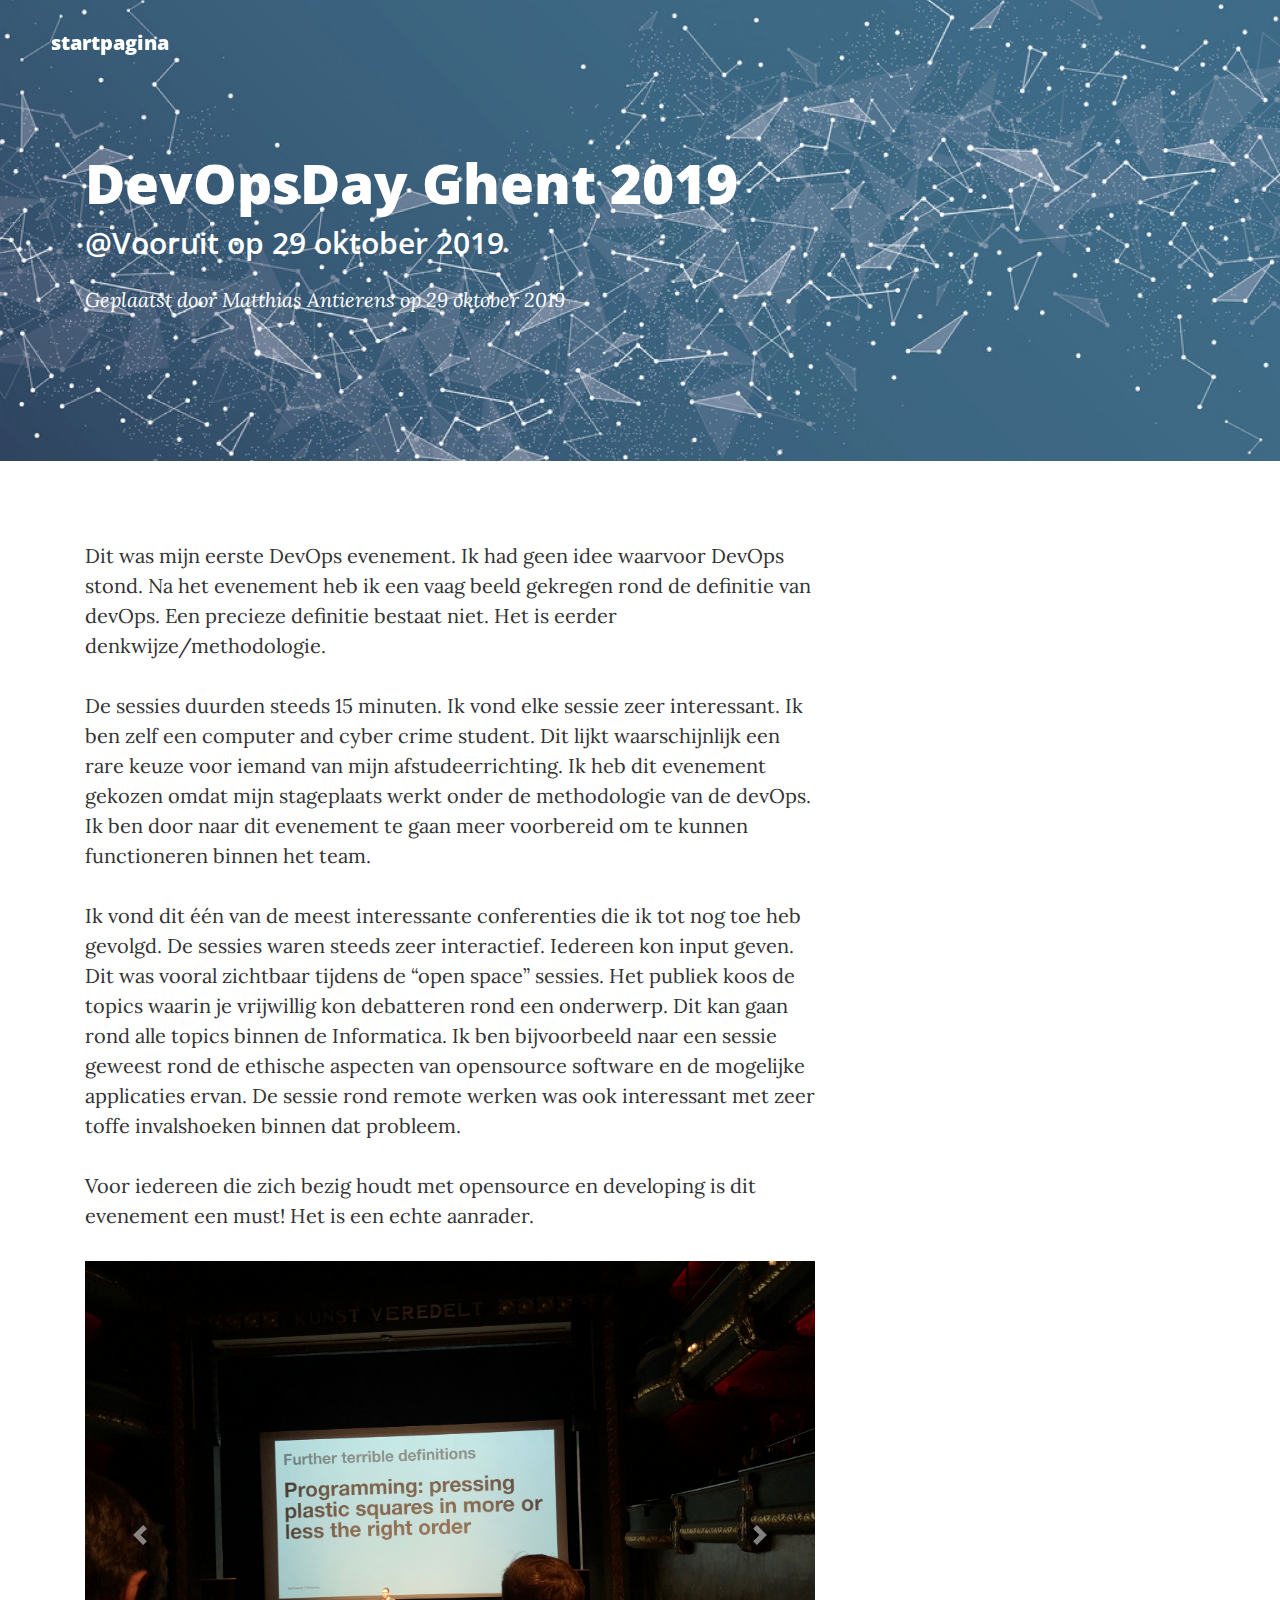
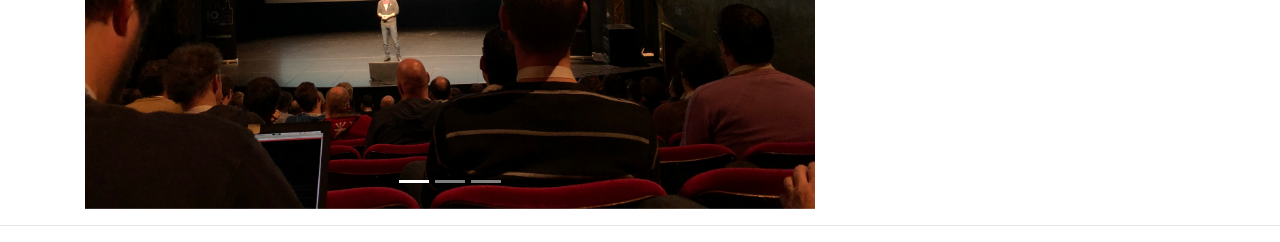
<file: post4.html>
<!DOCTYPE html>
<html lang="en">

<head>

  <meta charset="utf-8">
  <meta http-equiv="X-UA-Compatible" content="IE=edge">
  <meta name="viewport" content="width=device-width, initial-scale=1">
  <meta name="description" content="Post Blog Matthias">
  <meta name="author" content="Matthias Antierens">

  <title>DevOpsDay Ghent 2019</title>

  <!-- Bootstrap Core CSS -->
  <link href="vendor/bootstrap/css/bootstrap.css" rel="stylesheet">

  <!-- Theme CSS -->
  <link href="css/clean-blog.min.css" rel="stylesheet">

  <!-- Custom Fonts -->
  <link href="vendor/font-awesome/css/font-awesome.min.css" rel="stylesheet" type="text/css">
  <link href='https://fonts.googleapis.com/css?family=Lora:400,700,400italic,700italic' rel='stylesheet' type='text/css'>
  <link href='https://fonts.googleapis.com/css?family=Open+Sans:300italic,400italic,600italic,700italic,800italic,400,300,600,700,800' rel='stylesheet' type='text/css'>
  <link rel="stylesheet" href="css/custom.css">

  <!-- HTML5 Shim and Respond.js IE8 support of HTML5 elements and media queries -->
  <!-- WARNING: Respond.js doesn't work if you view the page via file:// -->
  <!--[if lt IE 9]>
    <script src="https://oss.maxcdn.com/libs/html5shiv/3.7.0/html5shiv.js"></script>
    <script src="https://oss.maxcdn.com/libs/respond.js/1.4.2/respond.min.js"></script>
    <![endif]-->

</head>

<body>

  <!-- Navigation -->
  <nav class="navbar navbar-default navbar-custom navbar-fixed-top">
    <div class="container-fluid">
      <!-- Brand and toggle get grouped for better mobile display -->
      <div class="navbar-header page-scroll">
        <a class="navbar-brand" href="index.html">startpagina</a>
      </div>

      <!-- Collect the nav links, forms, and other content for toggling -->

      <!-- /.navbar-collapse -->
    </div>
    <!-- /.container -->
  </nav>

  <!-- Page Header -->
  <!-- Set your background image for this header on the line below. -->
  <header class="intro-header" style="background-image: url('img/DevOpstitlepic.jpg')">
    <div class="container">
      <div class="row">
        <div class="col-lg-8 col-lg-offset-2 col-md-10 col-md-offset-1">
          <div class="post-heading">
            <h1>DevOpsDay Ghent 2019</h1>
            <h2 class="subheading">@Vooruit op 29 oktober 2019</h2>
            <span class="meta">Geplaatst door Matthias Antierens op 29 oktober 2019</span>
          </div>
        </div>
      </div>
    </div>
  </header>

  <!-- Post Content -->
  <article>
    <div class="container">
      <div class="row">
        <div class="col-lg-8 col-lg-offset-2 col-md-10 col-md-offset-1">

          <p>Dit was mijn eerste DevOps evenement.
            Ik had geen idee waarvoor DevOps stond. Na het evenement heb ik een vaag beeld gekregen rond de definitie van devOps. Een precieze definitie bestaat niet. Het is eerder denkwijze/methodologie.</p>

          <p>De sessies duurden steeds 15 minuten. Ik vond elke sessie zeer interessant. Ik ben zelf een computer and cyber crime student. Dit lijkt waarschijnlijk een rare keuze voor iemand van mijn afstudeerrichting. Ik heb dit evenement
             gekozen omdat mijn stageplaats werkt onder de methodologie van de devOps. Ik ben door naar dit evenement te gaan meer voorbereid om te kunnen functioneren binnen het team.</p>

          <p>Ik vond dit één van de meest interessante conferenties die ik tot nog toe heb gevolgd. De sessies waren steeds zeer interactief. Iedereen kon input geven. Dit was vooral zichtbaar tijdens de “open space” sessies. Het publiek
            koos de topics waarin je vrijwillig kon debatteren rond een onderwerp. Dit kan gaan rond alle topics binnen de Informatica. Ik ben bijvoorbeeld naar een sessie geweest rond de ethische aspecten van opensource software en de mogelijke applicaties
            ervan. De sessie rond remote werken was ook interessant met zeer toffe invalshoeken binnen dat probleem.</p>
          <p>Voor iedereen die zich bezig houdt met opensource en developing is dit evenement een must! Het is een echte aanrader. </p>
          <div id="carouselExampleIndicators" class="carousel slide" data-ride="carousel">
            <ol class="carousel-indicators">
              <li data-target="#carouselExampleIndicators" data-slide-to="0" class="active"></li>
              <li data-target="#carouselExampleIndicators" data-slide-to="1"></li>
              <li data-target="#carouselExampleIndicators" data-slide-to="2"></li>
            </ol>
            <div class="carousel-inner">
              <div class="carousel-item active">
                <img class="d-block w-100" src="img/devOps/IMG_3249.JPG" alt="First slide">
              </div>
              <div class="carousel-item">
                <img class="d-block w-100" src="img/devOps/IMG_3246.JPG" alt="Second slide">
              </div>
              <div class="carousel-item">
                <img class="d-block w-100" src="img/devOps/IMG_3248.JPG" alt="Third slide">
              </div>
            </div>
            <a class="carousel-control-prev" href="#carouselExampleIndicators" role="button" data-slide="prev">
              <span class="carousel-control-prev-icon" aria-hidden="true"></span>
              <span class="sr-only">Previous</span>
            </a>
            <a class="carousel-control-next" href="#carouselExampleIndicators" role="button" data-slide="next">
              <span class="carousel-control-next-icon" aria-hidden="true"></span>
              <span class="sr-only">Next</span>
            </a>
          </div>

        </div>
      </div>
    </div>
  </article>

  <hr>


  <!-- jQuery -->
  <script src="vendor/jquery/jquery.min.js"></script>

  <!-- Bootstrap Core JavaScript -->
  <script src="vendor/bootstrap/js/bootstrap.js"></script>

  <!-- Contact Form JavaScript -->
  <script src="js/jqBootstrapValidation.js"></script>
  <script src="js/contact_me.js"></script>

  <!-- Theme JavaScript -->
  <script src="js/clean-blog.min.js"></script>

</body>

</html>
</file>
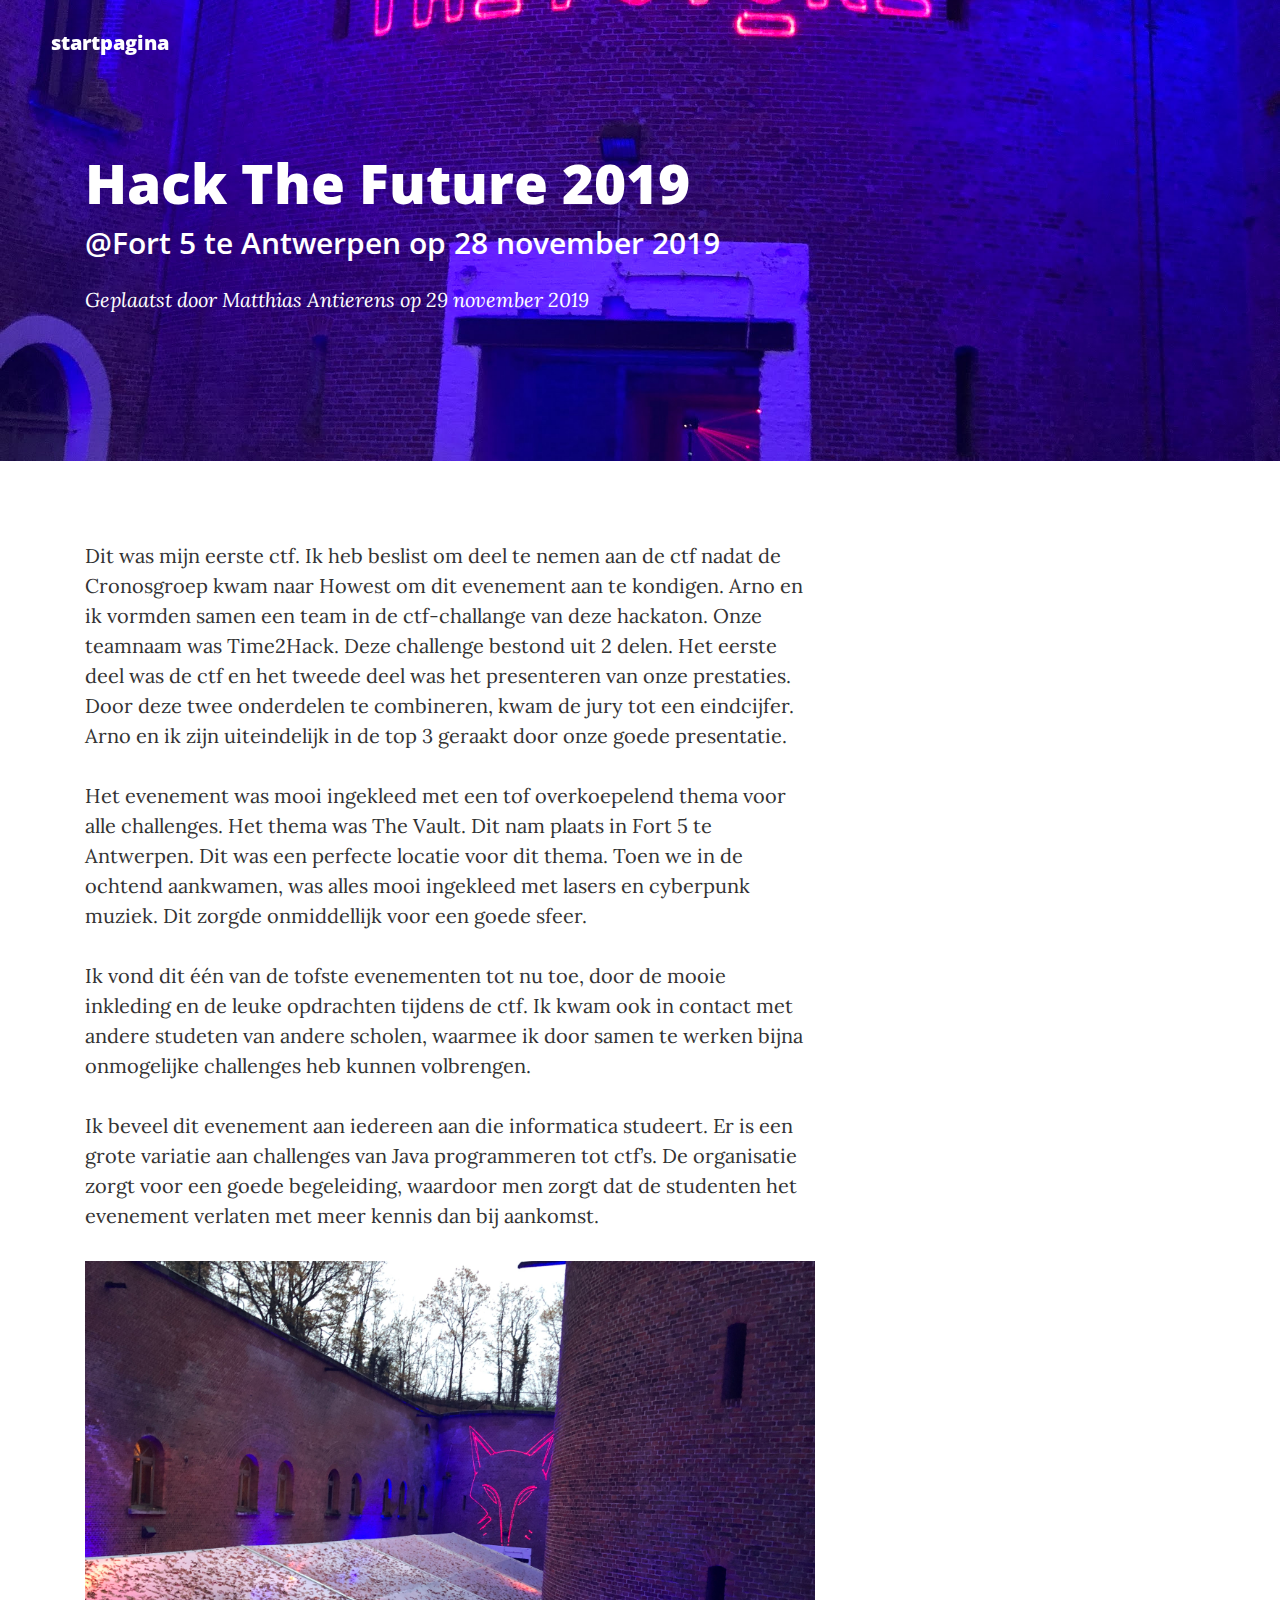
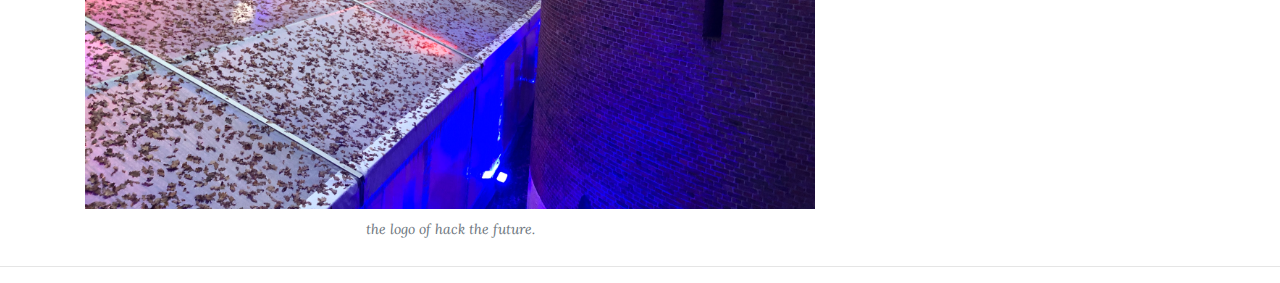
<file: post5.html>
<!DOCTYPE html>
<html lang="en">

<head>

    <meta charset="utf-8">
    <meta http-equiv="X-UA-Compatible" content="IE=edge">
    <meta name="viewport" content="width=device-width, initial-scale=1">
    <meta name="description" content="Post Blog Matthias">
    <meta name="author" content="Matthias Antierens">

    <title>Hack The Future 2019</title>

    <!-- Bootstrap Core CSS -->
    <link href="vendor/bootstrap/css/bootstrap.css" rel="stylesheet">

    <!-- Theme CSS -->
    <link href="css/clean-blog.min.css" rel="stylesheet">

    <!-- Custom Fonts -->
    <link href="vendor/font-awesome/css/font-awesome.min.css" rel="stylesheet" type="text/css">
    <link href='https://fonts.googleapis.com/css?family=Lora:400,700,400italic,700italic' rel='stylesheet'
          type='text/css'>
    <link href='https://fonts.googleapis.com/css?family=Open+Sans:300italic,400italic,600italic,700italic,800italic,400,300,600,700,800'
          rel='stylesheet' type='text/css'>
    <link rel="stylesheet" href="css/custom.css">

    <!-- HTML5 Shim and Respond.js IE8 support of HTML5 elements and media queries -->
    <!-- WARNING: Respond.js doesn't work if you view the page via file:// -->
    <!--[if lt IE 9]>
    <script src="https://oss.maxcdn.com/libs/html5shiv/3.7.0/html5shiv.js"></script>
    <script src="https://oss.maxcdn.com/libs/respond.js/1.4.2/respond.min.js"></script>
    <![endif]-->

</head>

<body>

<!-- Navigation -->
<nav class="navbar navbar-default navbar-custom navbar-fixed-top">
    <div class="container-fluid">
        <!-- Brand and toggle get grouped for better mobile display -->
        <div class="navbar-header page-scroll">
            <a class="navbar-brand" href="index.html">startpagina</a>
        </div>

        <!-- Collect the nav links, forms, and other content for toggling -->

        <!-- /.navbar-collapse -->
    </div>
    <!-- /.container -->
</nav>

<!-- Page Header -->
<!-- Set your background image for this header on the line below. -->
<header class="intro-header" style="background-image: url('img/htf/IMG_3294.jpg')">
    <div class="container">
        <div class="row">
            <div class="col-lg-8 col-lg-offset-2 col-md-10 col-md-offset-1">
                <div class="post-heading">
                    <h1>Hack The Future 2019</h1>
                    <h2 class="subheading">@Fort 5 te Antwerpen op 28 november 2019</h2>
                    <span class="meta">Geplaatst door Matthias Antierens op 29 november 2019</span>
                </div>
            </div>
        </div>
    </div>
</header>

<!-- Post Content -->
<article>
    <div class="container">
        <div class="row">
            <div class="col-lg-8 col-lg-offset-2 col-md-10 col-md-offset-1">
                <p>Dit was mijn eerste ctf. Ik heb beslist om deel te nemen aan de ctf nadat de Cronosgroep kwam naar
                    Howest om dit evenement aan te kondigen. Arno en ik vormden samen een team in de ctf-challange van
                    deze hackaton. Onze teamnaam was Time2Hack. Deze challenge bestond uit 2 delen. Het eerste deel was
                    de ctf en het tweede deel was het presenteren van onze prestaties. Door deze twee onderdelen te
                    combineren, kwam de jury tot een eindcijfer. Arno en ik zijn uiteindelijk in de top 3 geraakt door
                    onze goede presentatie.</p>

                <p>Het evenement was mooi ingekleed met een tof overkoepelend thema voor alle challenges. Het thema was
                    The Vault. Dit nam plaats in Fort 5 te Antwerpen. Dit was een perfecte locatie voor dit thema. Toen
                    we in de ochtend aankwamen, was alles mooi ingekleed met lasers en cyberpunk muziek.
                    Dit zorgde onmiddellijk voor een goede sfeer.</p>

                <p>Ik vond dit één van de tofste evenementen tot nu toe, door de mooie inkleding en de leuke opdrachten
                    tijdens de ctf. Ik kwam ook in contact met andere studeten van andere scholen, waarmee ik door samen
                    te werken bijna onmogelijke challenges heb kunnen volbrengen.</p>

                <p>Ik beveel dit evenement aan iedereen aan die informatica studeert. Er is een grote variatie aan
                    challenges van Java programmeren tot ctf’s. De organisatie zorgt voor een goede begeleiding,
                    waardoor men zorgt dat de studenten het evenement verlaten met meer kennis dan bij aankomst. </p>


                <a href="https://www.hackthefuture.be/home">
                    <img class="img-responsive w-100" src="img/htf/IMG_3295.jpg" alt="fox">
                </a>
                <span class="caption text-muted">the logo of hack the future.</span>

            </div>
        </div>
    </div>
</article>

<hr>


<!-- jQuery -->
<script src="vendor/jquery/jquery.min.js"></script>

<!-- Bootstrap Core JavaScript -->
<script src="vendor/bootstrap/js/bootstrap.js"></script>

<!-- Contact Form JavaScript -->
<script src="js/jqBootstrapValidation.js"></script>
<script src="js/contact_me.js"></script>

<!-- Theme JavaScript -->
<script src="js/clean-blog.min.js"></script>

</body>

</html>
</file>
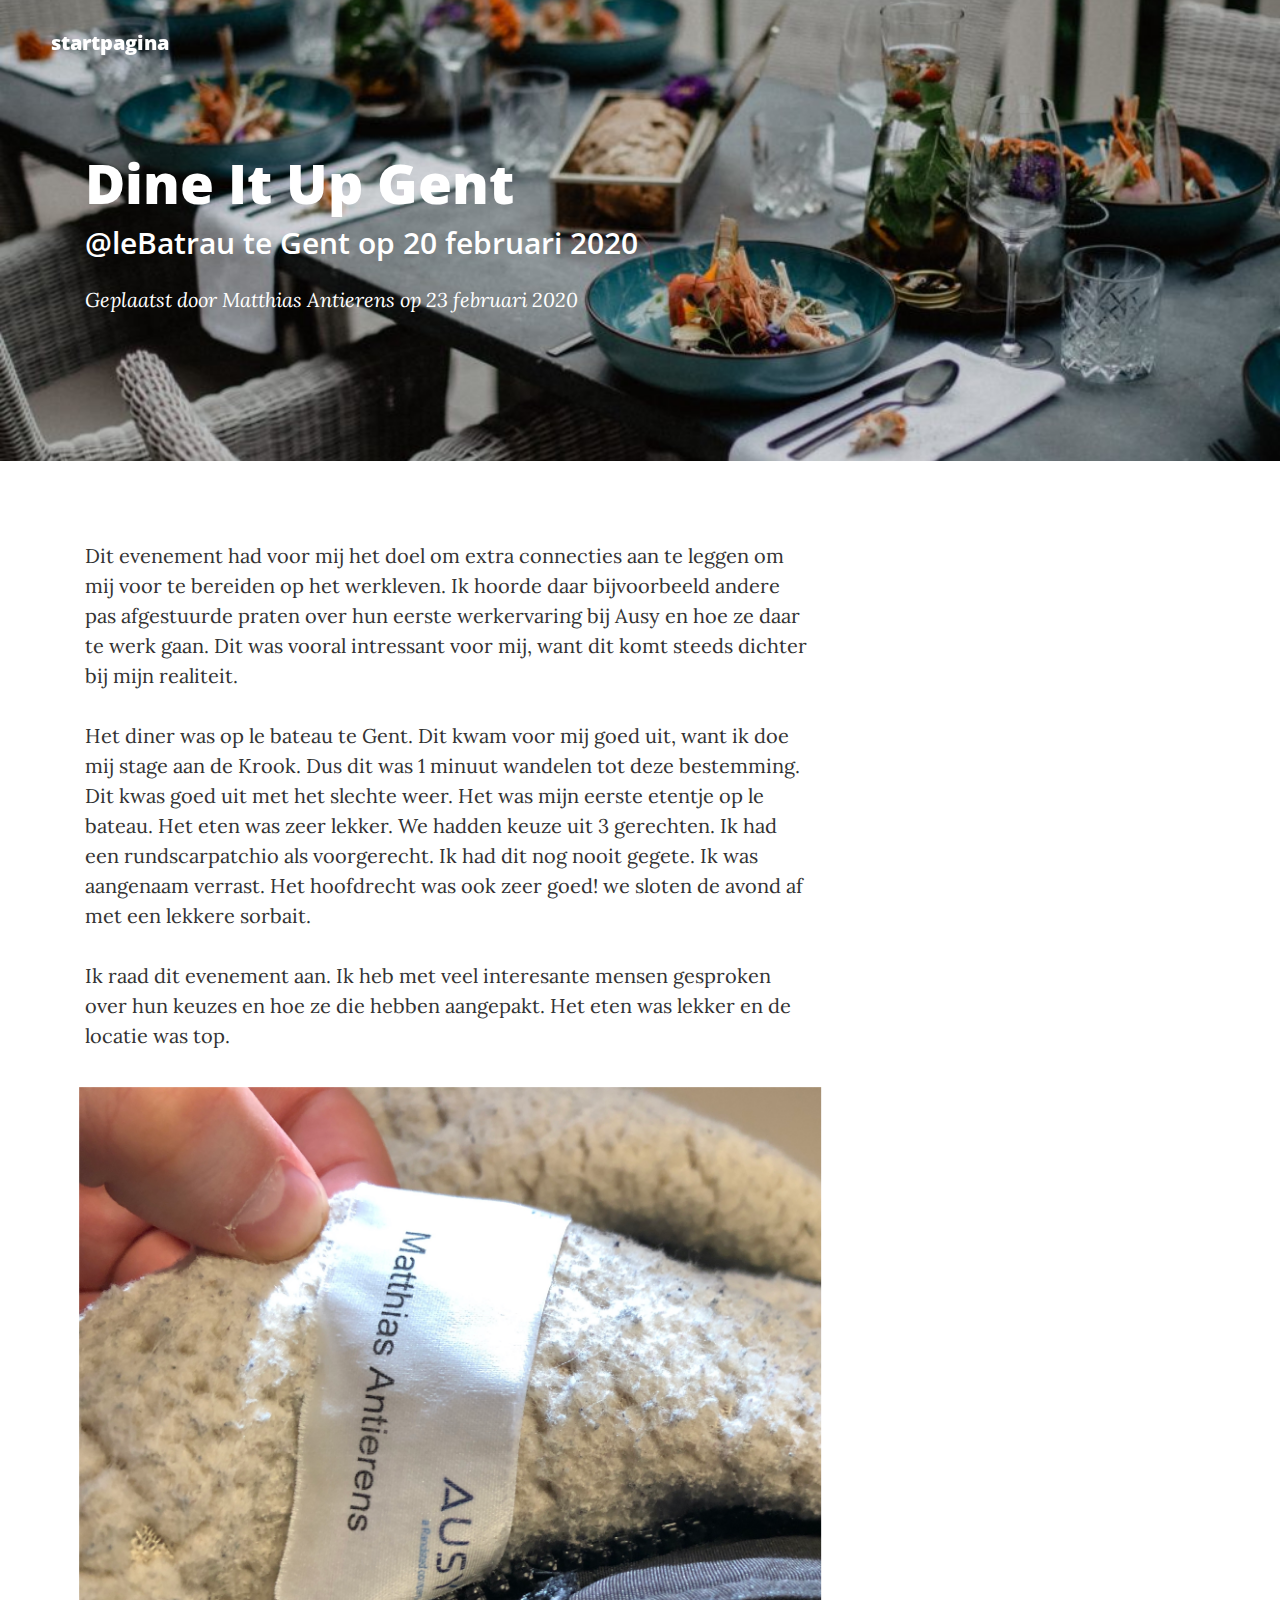
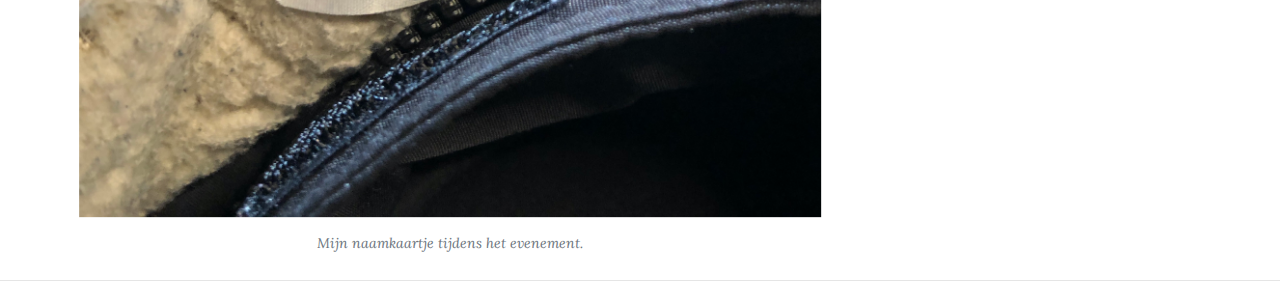
<file: post6.html>
<!DOCTYPE html>
<html lang="en">

<head>

    <meta charset="utf-8">
    <meta http-equiv="X-UA-Compatible" content="IE=edge">
    <meta name="viewport" content="width=device-width, initial-scale=1">
    <meta name="description" content="Post Blog Matthias">
    <meta name="author" content="Matthias Antierens">

    <title>Dine It Up Gent</title>

    <!-- Bootstrap Core CSS -->
    <link href="vendor/bootstrap/css/bootstrap.css" rel="stylesheet">

    <!-- Theme CSS -->
    <link href="css/clean-blog.min.css" rel="stylesheet">

    <!-- Custom Fonts -->
    <link href="vendor/font-awesome/css/font-awesome.min.css" rel="stylesheet" type="text/css">
    <link href='https://fonts.googleapis.com/css?family=Lora:400,700,400italic,700italic' rel='stylesheet'
          type='text/css'>
    <link href='https://fonts.googleapis.com/css?family=Open+Sans:300italic,400italic,600italic,700italic,800italic,400,300,600,700,800'
          rel='stylesheet' type='text/css'>
    <link rel="stylesheet" href="css/custom.css">

    <!-- HTML5 Shim and Respond.js IE8 support of HTML5 elements and media queries -->
    <!-- WARNING: Respond.js doesn't work if you view the page via file:// -->
    <!--[if lt IE 9]>
    <script src="https://oss.maxcdn.com/libs/html5shiv/3.7.0/html5shiv.js"></script>
    <script src="https://oss.maxcdn.com/libs/respond.js/1.4.2/respond.min.js"></script>
    <![endif]-->

</head>

<body>

<!-- Navigation -->
<nav class="navbar navbar-default navbar-custom navbar-fixed-top">
    <div class="container-fluid">
        <!-- Brand and toggle get grouped for better mobile display -->
        <div class="navbar-header page-scroll">
            <a class="navbar-brand" href="index.html">startpagina</a>
        </div>

        <!-- Collect the nav links, forms, and other content for toggling -->

        <!-- /.navbar-collapse -->
    </div>
    <!-- /.container -->
</nav>

<!-- Page Header -->
<!-- Set your background image for this header on the line below. -->
<header class="intro-header" style="background-image: url('img/ausy/lebateau.jpeg')">
    <div class="container">
        <div class="row">
            <div class="col-lg-8 col-lg-offset-2 col-md-10 col-md-offset-1">
                <div class="post-heading">
                    <h1>Dine It Up Gent</h1>
                    <h2 class="subheading">@leBatrau te Gent op 20 februari 2020</h2>
                    <span class="meta">Geplaatst door Matthias Antierens op 23 februari 2020</span>
                </div>
            </div>
        </div>
    </div>
</header>

<!-- Post Content -->
<article>
    <div class="container">
        <div class="row">
            <div class="col-lg-8 col-lg-offset-2 col-md-10 col-md-offset-1">
                <p>Dit evenement had voor mij het doel om extra connecties aan te leggen om mij voor te bereiden
                op het werkleven. Ik hoorde daar bijvoorbeeld andere pas afgestuurde praten over hun eerste werkervaring
              bij Ausy en hoe ze daar te werk gaan. Dit was vooral intressant voor mij, want dit komt steeds dichter bij mijn realiteit.</p>

                <p>Het diner was op le bateau te Gent. Dit kwam voor mij goed uit, want ik doe mij stage aan de Krook. Dus dit was 1 minuut wandelen
                tot deze bestemming. Dit kwas goed uit met het slechte weer. Het was mijn eerste etentje op le bateau. Het eten was zeer lekker. We
              hadden keuze uit 3 gerechten. Ik had een rundscarpatchio als voorgerecht. Ik had dit nog nooit gegete. Ik was aangenaam verrast. Het hoofdrecht
            was ook zeer goed! we sloten de avond af met een lekkere sorbait.</p>

                <p>Ik raad dit evenement aan. Ik heb met veel interesante mensen gesproken over hun keuzes en hoe ze
                  die hebben aangepakt. Het eten was lekker en de locatie was top.</p>


                <a href="https://www.ausy.be/">
                    <img class="img-responsive w-100 rotate" src="img/ausy/naamkaartjeAusy.JPG" alt="naamkaartje">
                </a>
                <span class="caption text-muted">Mijn naamkaartje tijdens het evenement.</span>

            </div>
        </div>
    </div>
</article>

<hr>


<!-- jQuery -->
<script src="vendor/jquery/jquery.min.js"></script>

<!-- Bootstrap Core JavaScript -->
<script src="vendor/bootstrap/js/bootstrap.js"></script>

<!-- Contact Form JavaScript -->
<script src="js/jqBootstrapValidation.js"></script>
<script src="js/contact_me.js"></script>

<!-- Theme JavaScript -->
<script src="js/clean-blog.min.js"></script>

</body>

</html>
</file>
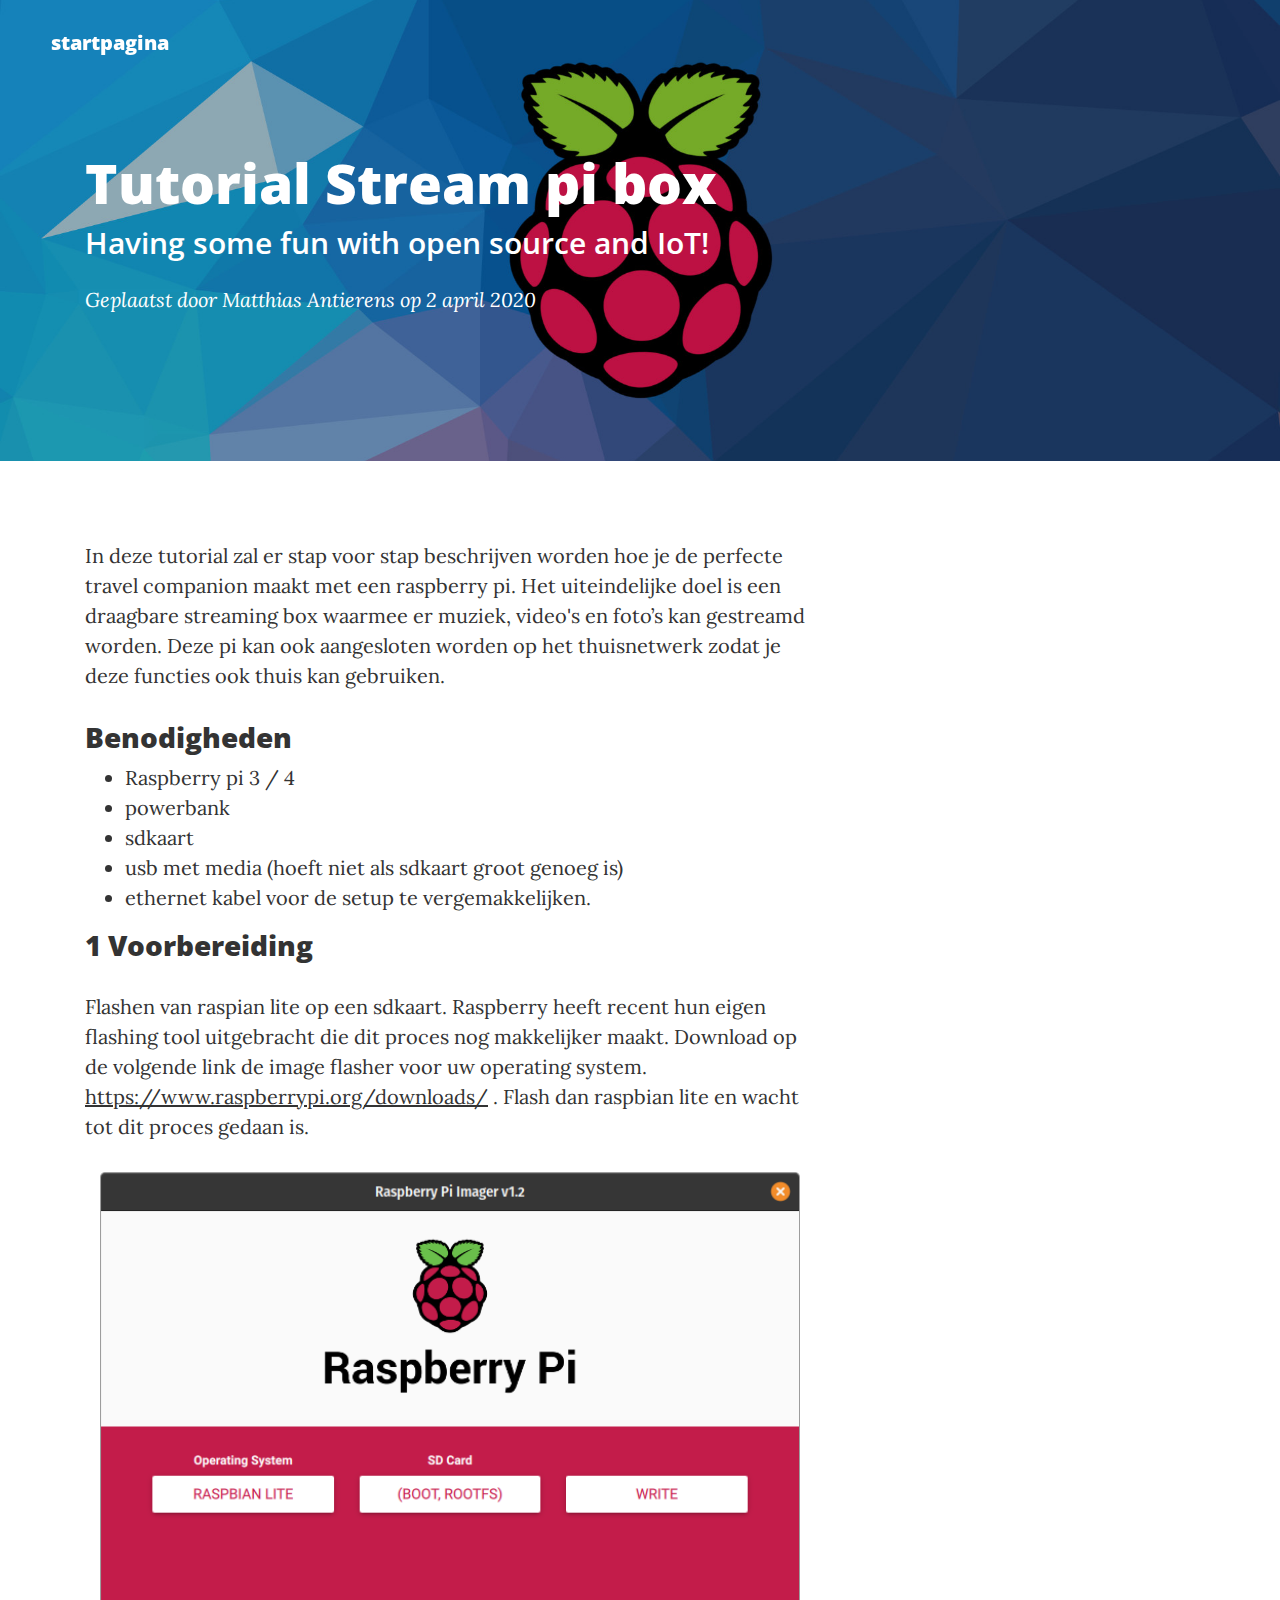
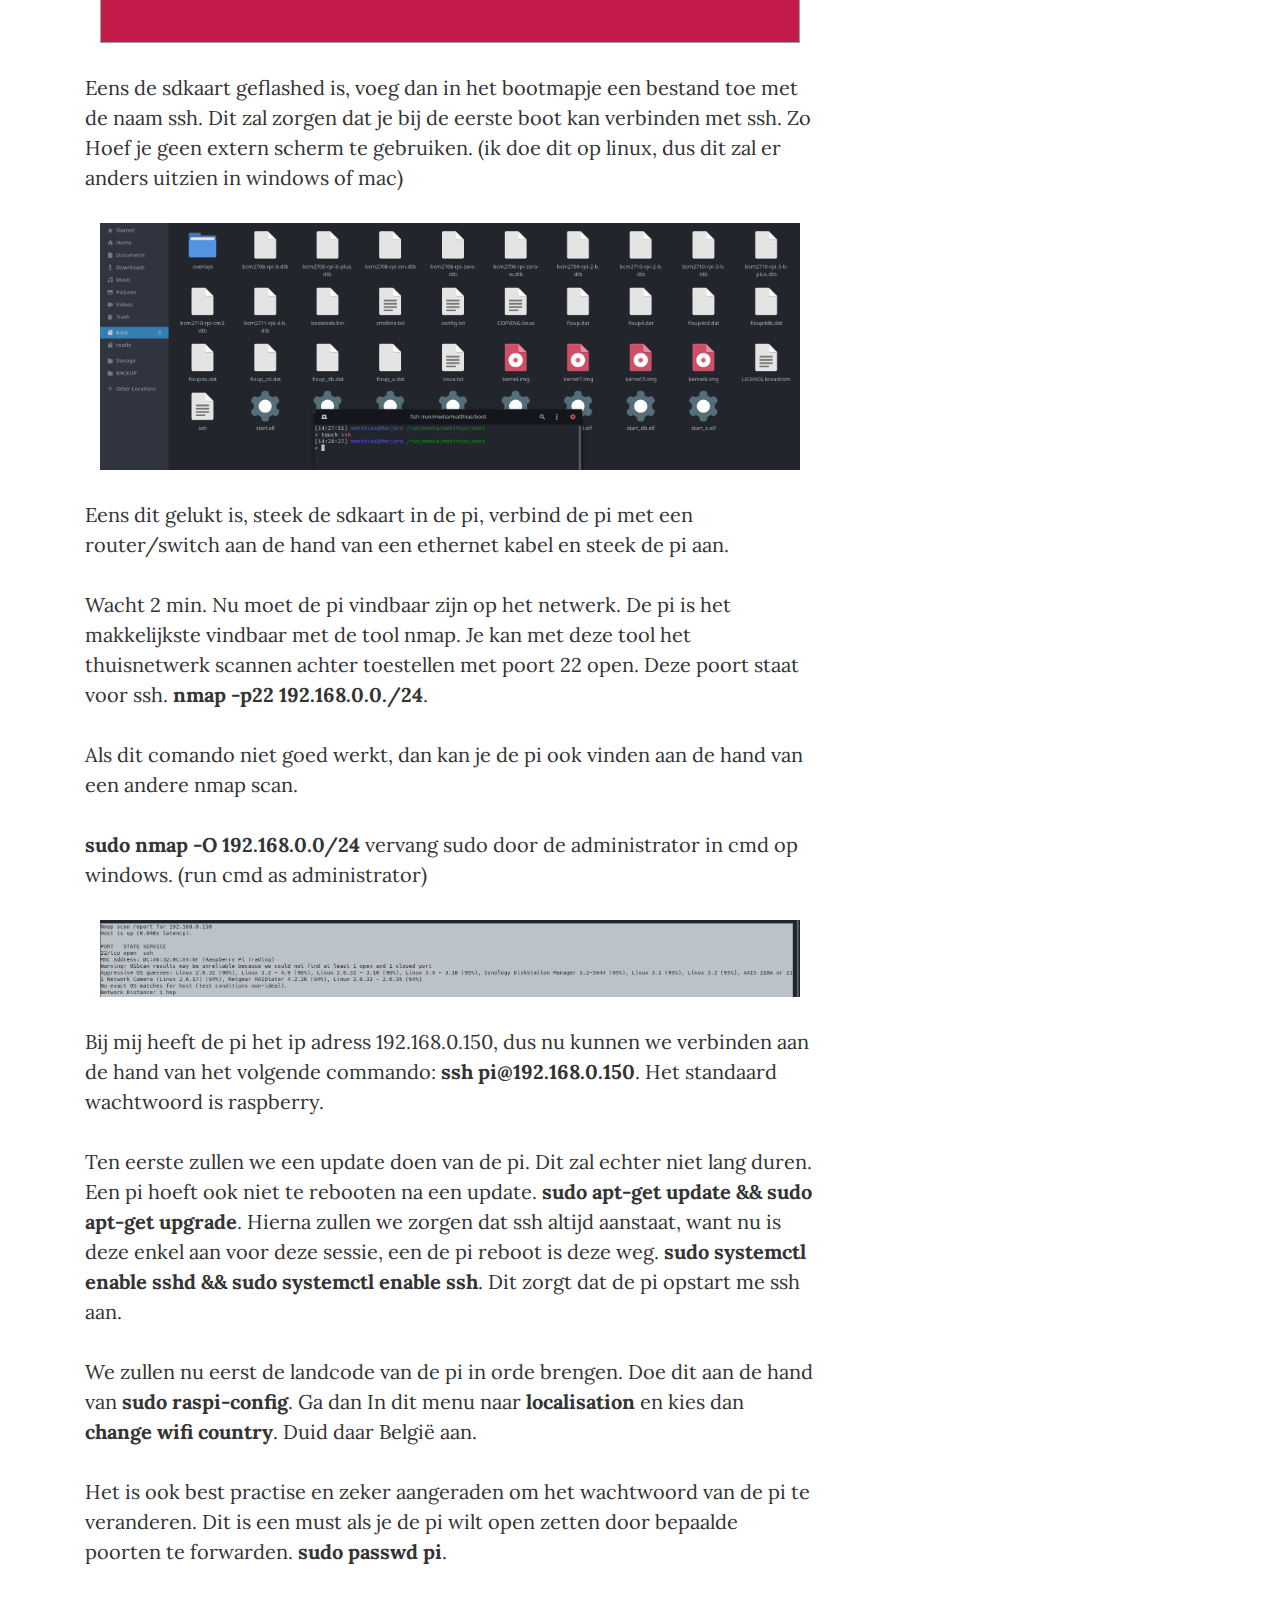
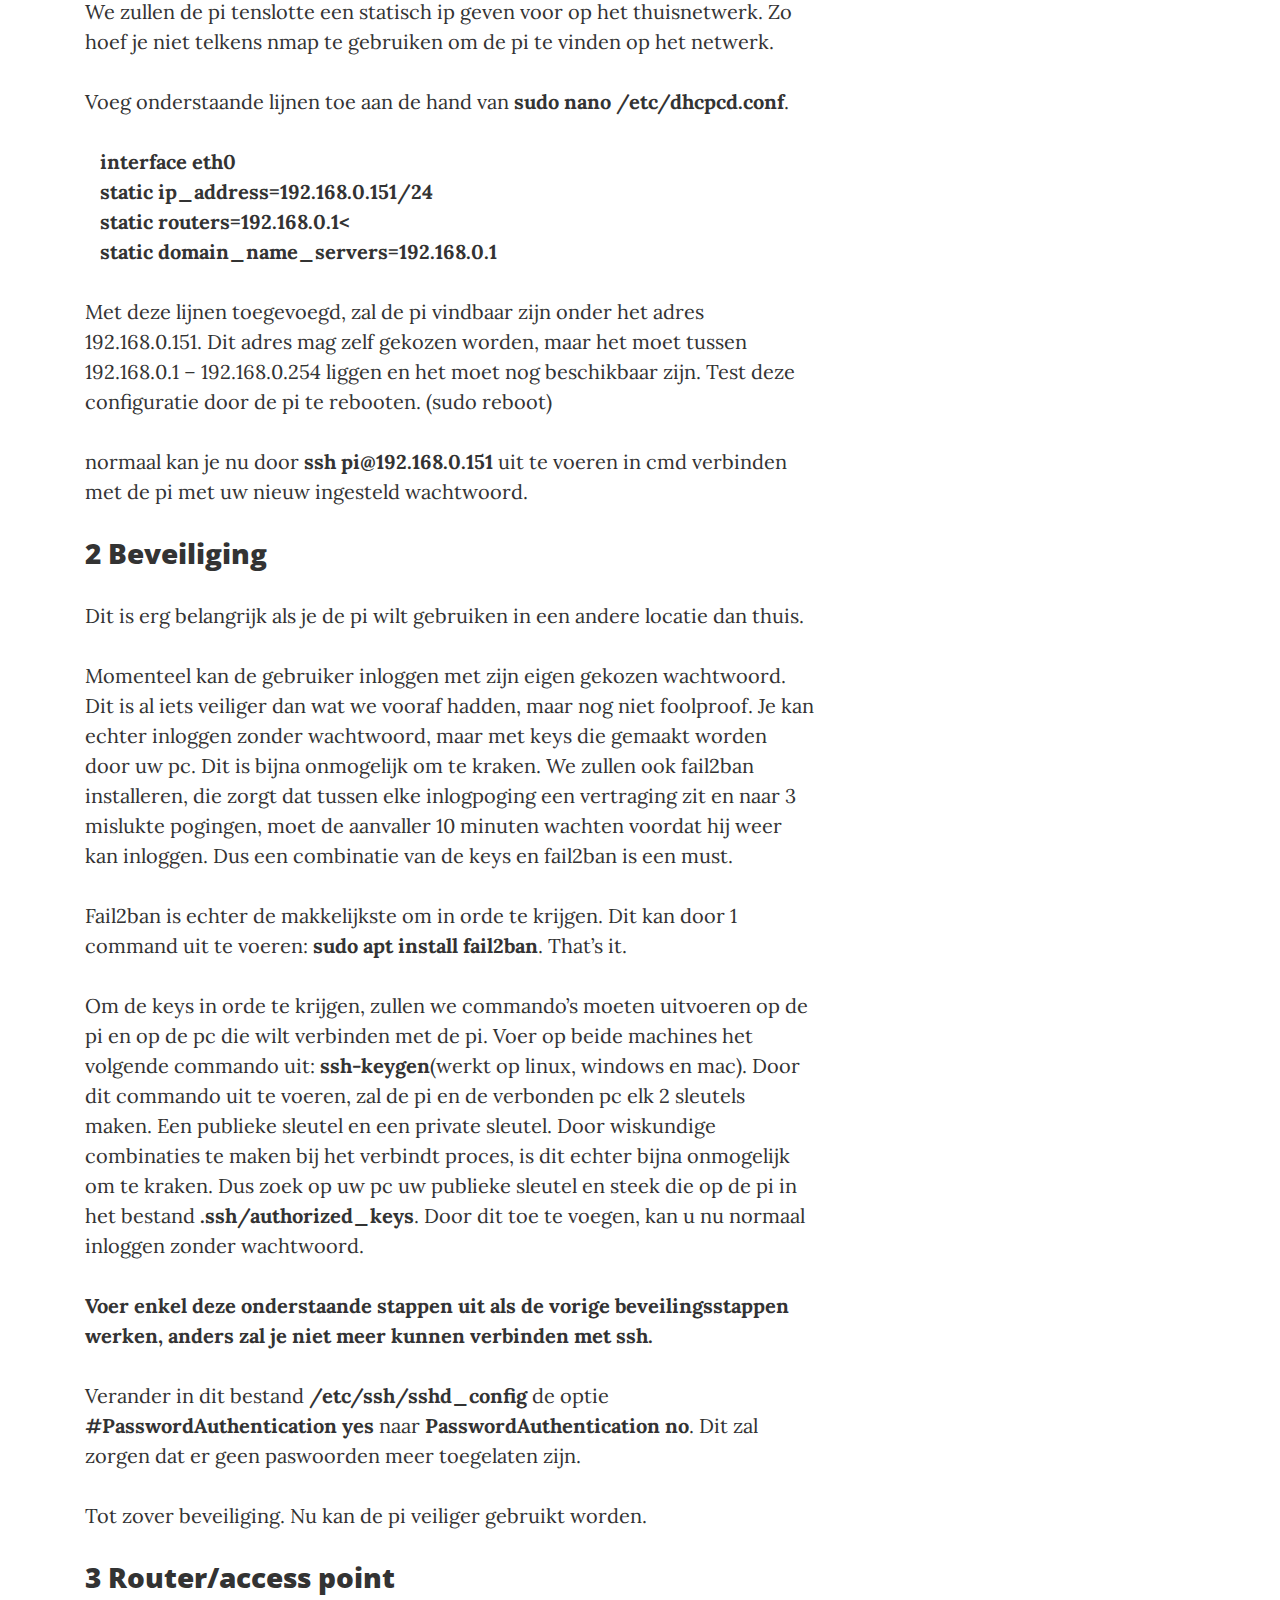
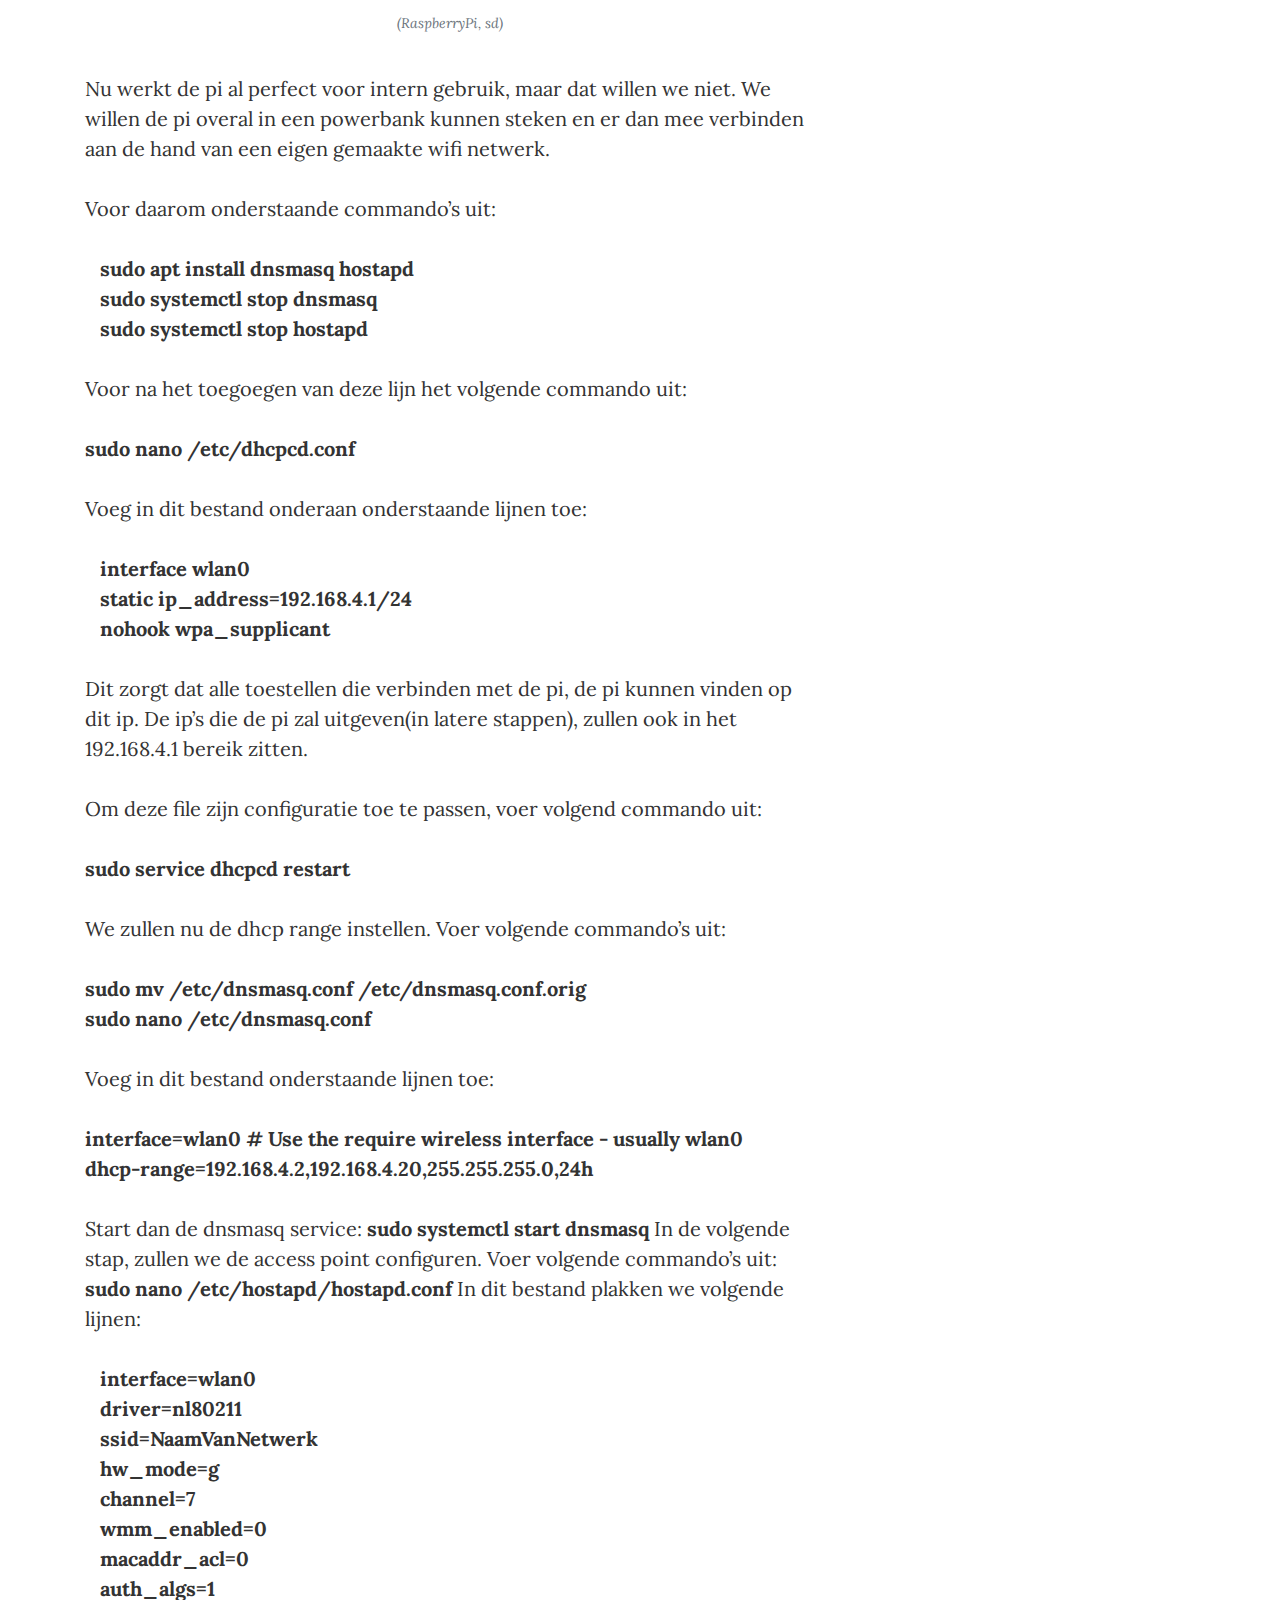
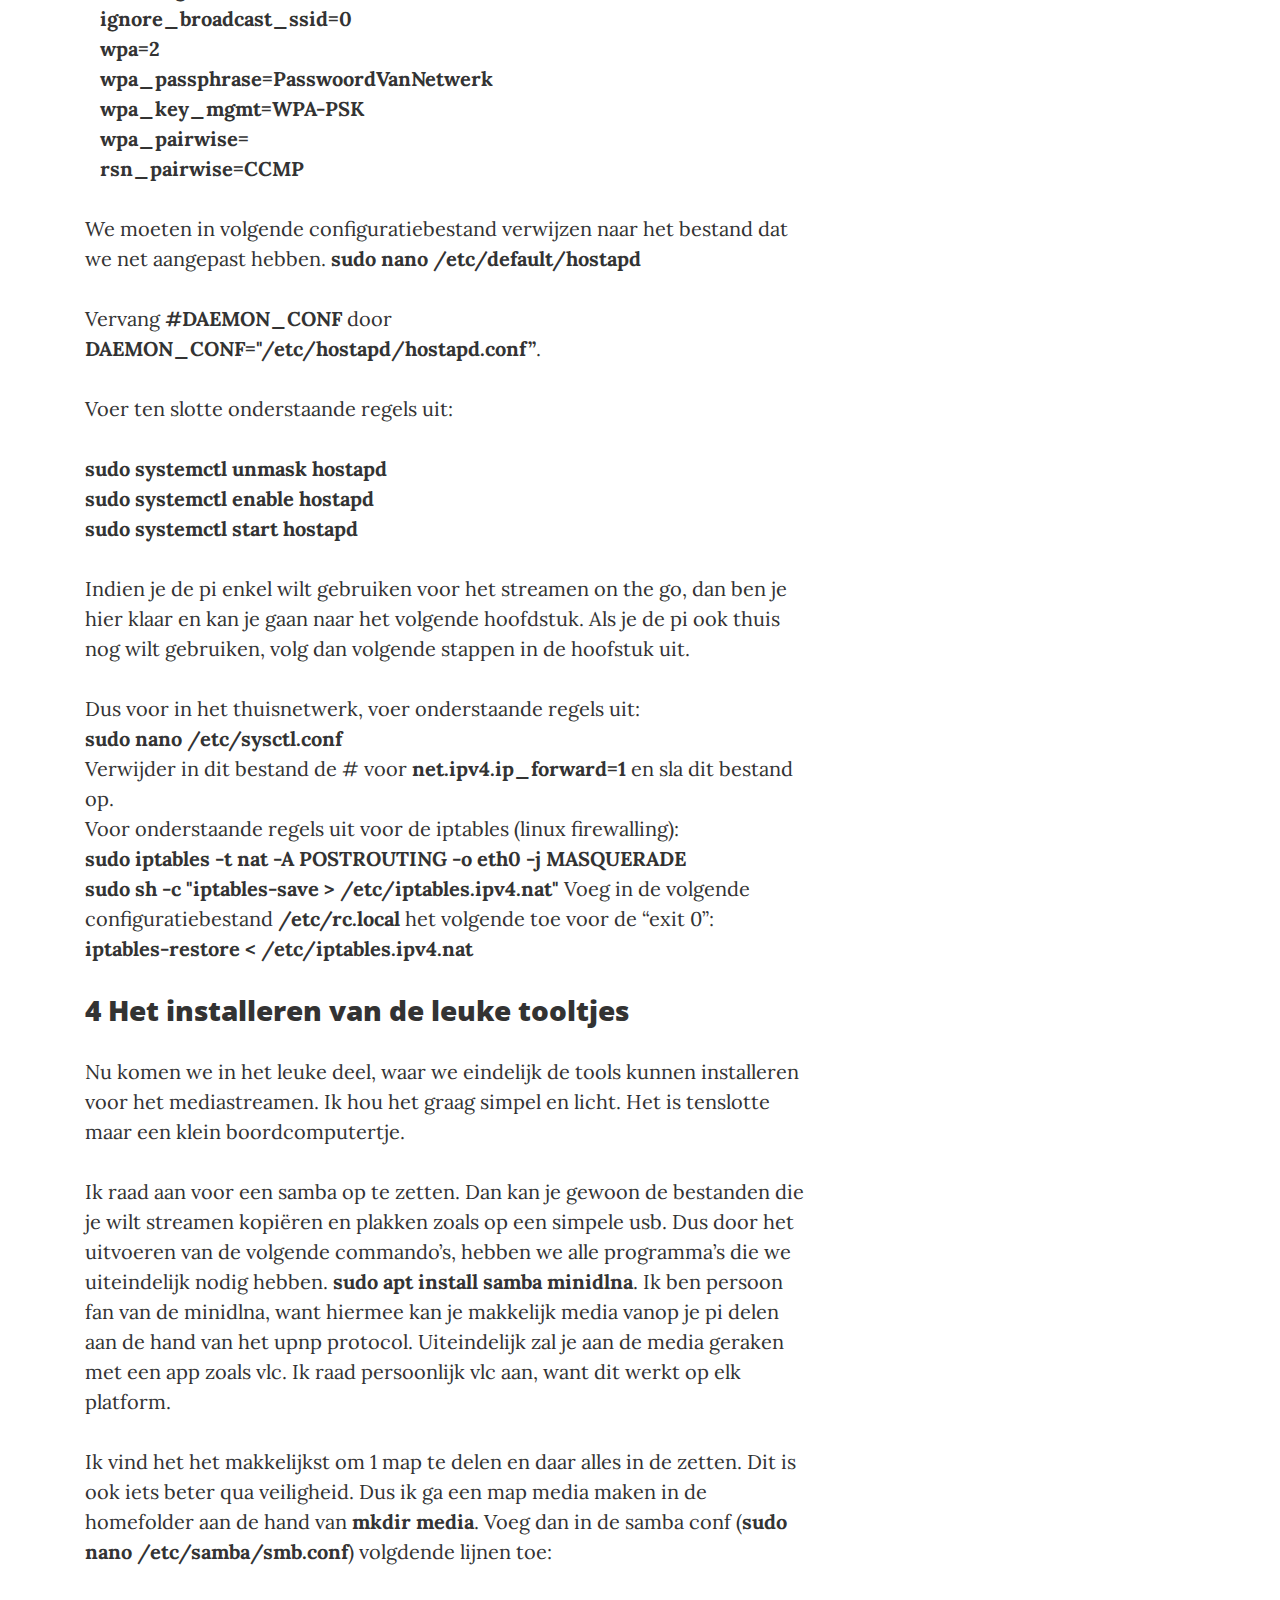
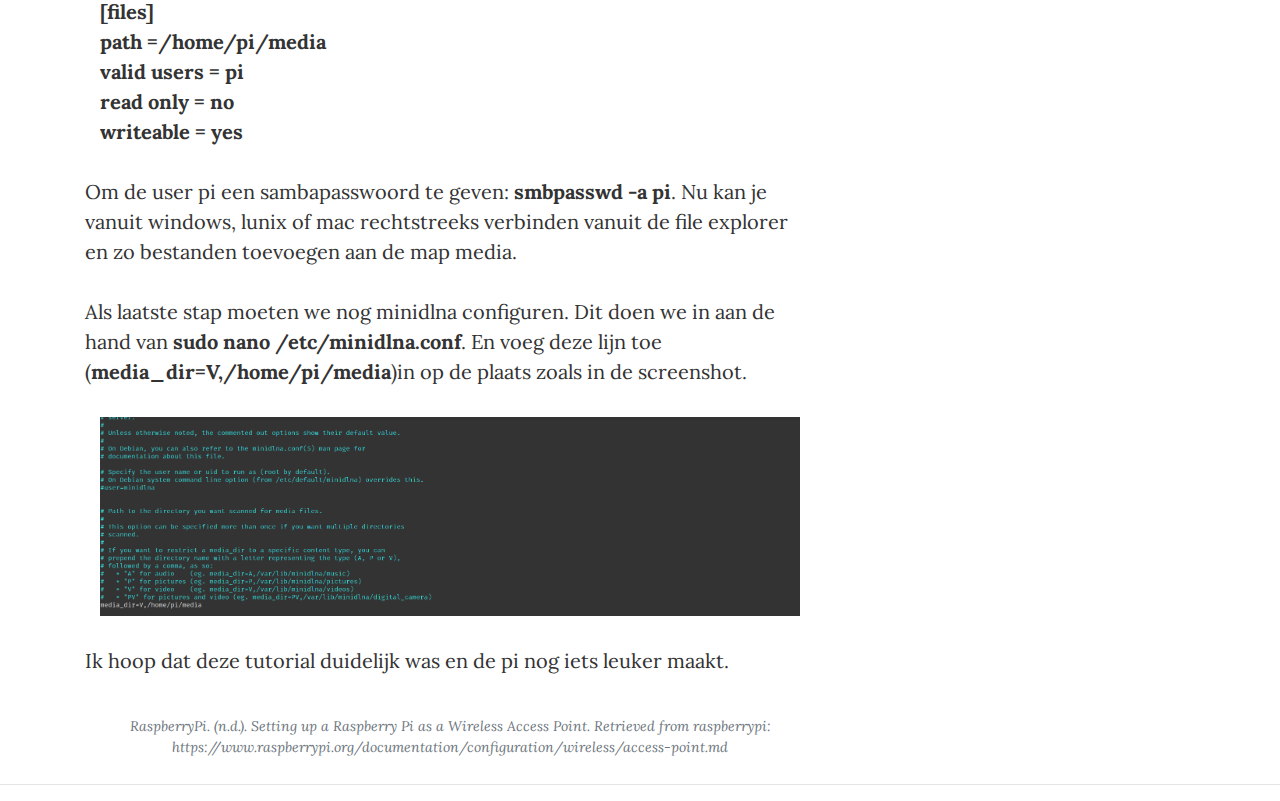
<file: post7.html>
<!DOCTYPE html>
<html lang="en">

<head>

  <meta charset="utf-8">
  <meta http-equiv="X-UA-Compatible" content="IE=edge">
  <meta name="viewport" content="width=device-width, initial-scale=1">
  <meta name="description" content="Post Blog Matthias">
  <meta name="author" content="Matthias Antierens">

  <title>Tutorial Stream pi box</title>

  <!-- Bootstrap Core CSS -->
  <link href="vendor/bootstrap/css/bootstrap.css" rel="stylesheet">

  <!-- Theme CSS -->
  <link href="css/clean-blog.min.css" rel="stylesheet">

  <!-- Custom Fonts -->
  <link href="vendor/font-awesome/css/font-awesome.min.css" rel="stylesheet" type="text/css">
  <link href='https://fonts.googleapis.com/css?family=Lora:400,700,400italic,700italic' rel='stylesheet' type='text/css'>
  <link href='https://fonts.googleapis.com/css?family=Open+Sans:300italic,400italic,600italic,700italic,800italic,400,300,600,700,800' rel='stylesheet' type='text/css'>
  <link rel="stylesheet" href="css/custom.css">

  <!-- HTML5 Shim and Respond.js IE8 support of HTML5 elements and media queries -->
  <!-- WARNING: Respond.js doesn't work if you view the page via file:// -->
  <!--[if lt IE 9]>
    <script src="https://oss.maxcdn.com/libs/html5shiv/3.7.0/html5shiv.js"></script>
    <script src="https://oss.maxcdn.com/libs/respond.js/1.4.2/respond.min.js"></script>
    <![endif]-->

</head>

<body>

  <!-- Navigation -->
  <nav class="navbar navbar-default navbar-custom navbar-fixed-top">
    <div class="container-fluid">
      <!-- Brand and toggle get grouped for better mobile display -->
      <div class="navbar-header page-scroll">
        <a class="navbar-brand" href="index.html">startpagina</a>
      </div>

      <!-- Collect the nav links, forms, and other content for toggling -->

      <!-- /.navbar-collapse -->
    </div>
    <!-- /.container -->
  </nav>

  <!-- Page Header -->
  <!-- Set your background image for this header on the line below. -->
  <header class="intro-header" style="background-image: url('img/raspberry.jpg')">
    <div class="container">
      <div class="row">
        <div class="col-lg-8 col-lg-offset-2 col-md-10 col-md-offset-1">
          <div class="post-heading">
            <h1>Tutorial Stream pi box</h1>
            <h2 class="subheading">Having some fun with open source and IoT!</h2>
            <span class="meta">Geplaatst door Matthias Antierens op 2 april 2020</span>
          </div>
        </div>
      </div>
    </div>
  </header>

  <!-- Post Content -->
  <article>
    <div class="container">
      <div class="row">
        <div class="col-lg-8 col-lg-offset-2 col-md-10 col-md-offset-1">
          <p>In deze tutorial zal er stap voor stap beschrijven worden hoe je de perfecte travel companion maakt met een raspberry pi. Het uiteindelijke doel is een draagbare streaming box waarmee er muziek, video's en foto’s kan gestreamd worden.
            Deze pi kan
            ook aangesloten worden op het thuisnetwerk zodat je deze functies ook thuis kan gebruiken. </p>

          <h3>Benodigheden</h3>
          <ul>
            <li>Raspberry pi 3 / 4</li>
            <li>powerbank</li>
            <li>sdkaart</li>
            <li>usb met media (hoeft niet als sdkaart groot genoeg is)</li>
            <li>ethernet kabel voor de setup te vergemakkelijken.</li>
          </ul>

          <h3>1 Voorbereiding</h3>

          <p>Flashen van raspian lite op een sdkaart. Raspberry heeft recent hun eigen flashing tool uitgebracht die dit proces nog makkelijker maakt. Download op de volgende link de image flasher voor uw operating system.
            <a href="https://www.raspberrypi.org/downloads/">https://www.raspberrypi.org/downloads/</a> . Flash dan raspbian lite en wacht tot dit proces gedaan is. </p>

          <img class="container" src="img/tutorial/piFlasher.png" alt="pi image flasher" title="pi Image flasher">

          <p>Eens de sdkaart geflashed is, voeg dan in het bootmapje een bestand toe met de naam ssh.
            Dit zal zorgen dat je bij de eerste boot kan verbinden met ssh. Zo Hoef je geen extern scherm te gebruiken. (ik doe dit op linux, dus dit zal er anders uitzien in windows of mac) </p>

          <img class="container" src="img/tutorial/sshOnBoot.png" alt="sshOnBoot" title="sshOnBoot">

          <p>Eens dit gelukt is, steek de sdkaart in de pi, verbind de pi met een router/switch aan de hand van een ethernet kabel en steek de pi aan.</p>

          <p>Wacht 2 min. Nu moet de pi vindbaar zijn op het netwerk. De pi is het makkelijkste vindbaar met de tool nmap. Je kan met deze tool het thuisnetwerk scannen achter toestellen met poort 22 open. Deze poort staat voor ssh. <strong>nmap -p22
              192.168.0.0./24</strong>.</p>

          <p>Als dit comando niet goed werkt, dan kan je de pi ook vinden aan de hand van een andere nmap scan.</p>

          <p><strong>sudo nmap -O 192.168.0.0/24</strong> vervang sudo door de administrator in cmd op windows. (run cmd as administrator)</p>

          <img class="container" src="img/tutorial/nmapScan.png" alt="nmapScan" title="nmapScan">

          <p>Bij mij heeft de pi het ip adress 192.168.0.150, dus nu kunnen we verbinden aan de hand van het volgende commando: <strong>ssh pi@192.168.0.150</strong>. Het standaard wachtwoord is raspberry.</p>

          <p>Ten eerste zullen we een update doen van de pi. Dit zal echter niet lang duren. Een pi hoeft ook niet te rebooten na een update. <strong>sudo apt-get update && sudo apt-get upgrade</strong>. Hierna zullen we zorgen dat ssh altijd
            aanstaat, want nu is deze
            enkel aan voor deze sessie, een de pi reboot is deze weg.
            <strong>sudo systemctl enable sshd && sudo systemctl enable ssh</strong>. Dit zorgt dat de pi opstart me ssh aan.</p>

          <p>We zullen nu eerst de landcode van de pi in orde brengen. Doe dit aan de hand van <strong>sudo raspi-config</strong>.
            Ga dan In dit menu naar <strong>localisation</strong> en kies dan <strong>change wifi country</strong>. Duid daar België aan.</p>

          <p>Het is ook best practise en zeker aangeraden om het wachtwoord van de pi te veranderen. Dit is een must als je de pi wilt open zetten door bepaalde poorten te forwarden. <strong>sudo passwd pi</strong>.</p>

          <p>We zullen de pi tenslotte een statisch ip geven voor op het thuisnetwerk. Zo hoef je niet telkens nmap te gebruiken om de pi te vinden op het netwerk.</p>

          <p>Voeg onderstaande lijnen toe aan de hand van <strong>sudo nano /etc/dhcpcd.conf</strong>.</p>
          <div class="container">
            <strong>
              <p>interface eth0
                <br>
                static ip_address=192.168.0.151/24
                <br>
                static routers=192.168.0.1< <br>
                  static domain_name_servers=192.168.0.1</p>
            </strong>
          </div>

          <p> Met deze lijnen toegevoegd, zal de pi vindbaar zijn onder het adres 192.168.0.151. Dit adres mag zelf gekozen worden, maar het moet tussen 192.168.0.1 – 192.168.0.254 liggen en het moet nog beschikbaar zijn. Test deze configuratie door
            de
            pi te rebooten. (sudo reboot)</p>

          <p>normaal kan je nu door <strong>ssh pi@192.168.0.151</strong> uit te voeren in cmd verbinden met de pi met uw nieuw ingesteld wachtwoord. </p>

          <h3>2 Beveiliging</h3>

          <p>Dit is erg belangrijk als je de pi wilt gebruiken in een andere locatie dan thuis.</p>

          <p>Momenteel kan de gebruiker inloggen met zijn eigen gekozen wachtwoord. Dit is al iets veiliger dan wat we vooraf hadden, maar nog niet foolproof. Je kan echter inloggen zonder wachtwoord, maar met keys die gemaakt worden door uw pc. Dit
            is bijna onmogelijk om te kraken. We zullen ook fail2ban installeren, die zorgt dat tussen elke inlogpoging een vertraging zit en naar 3 mislukte pogingen, moet de aanvaller 10 minuten wachten voordat hij weer kan inloggen. Dus een
            combinatie van de keys en fail2ban is een must.</p>

          <p>Fail2ban is echter de makkelijkste om in orde te krijgen. Dit kan door 1 command uit te voeren: <strong>sudo apt install fail2ban</strong>. That’s it.</p>

          <p>Om de keys in orde te krijgen, zullen we commando’s moeten uitvoeren op de pi en op de pc die wilt verbinden met de pi. Voer op beide machines het volgende commando uit: <strong>ssh-keygen</strong>(werkt op linux, windows en mac). Door
            dit commando uit te
            voeren, zal de pi en de verbonden pc elk 2 sleutels maken. Een publieke sleutel en een private sleutel. Door wiskundige combinaties te maken bij het verbindt proces, is dit echter bijna onmogelijk om te kraken. Dus zoek op uw pc uw
            publieke sleutel en steek die op de pi in het bestand <strong>.ssh/authorized_keys</strong>. Door dit toe te voegen, kan u nu normaal inloggen zonder wachtwoord.</p>

          <p><strong>Voer enkel deze onderstaande stappen uit als de vorige beveilingsstappen werken, anders zal je niet meer kunnen verbinden met ssh.</strong></p>

          <p>Verander in dit bestand <strong>/etc/ssh/sshd_config</strong> de optie <strong>#PasswordAuthentication yes</strong> naar <strong>PasswordAuthentication no</strong>. Dit zal zorgen dat er geen paswoorden meer toegelaten zijn.</p>

          <p>Tot zover beveiliging. Nu kan de pi veiliger gebruikt worden. </p>

          <h3>3 Router/access point</h3>
          <span class="caption text-muted">(RaspberryPi, sd)</span>

          <p>Nu werkt de pi al perfect voor intern gebruik, maar dat willen we niet. We willen de pi overal in een powerbank kunnen steken en er dan mee verbinden aan de hand van een eigen gemaakte wifi netwerk.</p>

          <p>Voor daarom onderstaande commando’s uit:</p>

          <div class="container">
            <strong>
              <p>sudo apt install dnsmasq hostapd
                <br>

                sudo systemctl stop dnsmasq
                <br>

                sudo systemctl stop hostapd</p>
            </strong>

          </div>

          <p>Voor na het toegoegen van deze lijn het volgende commando uit:</p>

          <p><strong>sudo nano /etc/dhcpcd.conf</strong></p>

          <p>Voeg in dit bestand onderaan onderstaande lijnen toe:</p>

          <div class="container">
            <strong>
              <p>interface wlan0
                <br>
                static ip_address=192.168.4.1/24
                <br>
                nohook wpa_supplicant</p>
            </strong>

          </div>

          <p>Dit zorgt dat alle toestellen die verbinden met de pi, de pi kunnen vinden op dit ip. De ip’s die de pi zal uitgeven(in latere stappen), zullen ook in het 192.168.4.1 bereik zitten.</p>

          <p>Om deze file zijn configuratie toe te passen, voer volgend commando uit:</p>
          <strong>sudo service dhcpcd restart</strong></p>

          <p>We zullen nu de dhcp range instellen. Voer volgende commando’s uit: </p>
          <p><strong>
              sudo mv /etc/dnsmasq.conf /etc/dnsmasq.conf.orig
              <br>
              sudo nano /etc/dnsmasq.conf
            </strong>
          </p>

          <p>Voeg in dit bestand onderstaande lijnen toe:</p>
          <p>
            <strong>
          interface=wlan0 # Use the require wireless interface - usually wlan0
          <br>
          dhcp-range=192.168.4.2,192.168.4.20,255.255.255.0,24h
          </strong>
          </p>


          <p>Start dan de dnsmasq service:

            <strong>sudo systemctl start dnsmasq</strong>

            In de volgende stap, zullen we de access point configuren. Voer volgende commando’s uit:

            <strong>sudo nano /etc/hostapd/hostapd.conf</strong>

            In dit bestand plakken we volgende lijnen:</p>

          <div class="container">
            <p>
            <strong>

              interface=wlan0 <br>

              driver=nl80211 <br>

              ssid=NaamVanNetwerk <br>

              hw_mode=g <br>

              channel=7 <br>

              wmm_enabled=0 <br>

              macaddr_acl=0 <br>

              auth_algs=1 <br>

              ignore_broadcast_ssid=0 <br>

              wpa=2 <br>

              wpa_passphrase=PasswoordVanNetwerk <br>

              wpa_key_mgmt=WPA-PSK <br>

              wpa_pairwise= <br>

              rsn_pairwise=CCMP
            </strong>
            </p>
          </div>

          <p>We moeten in volgende configuratiebestand verwijzen naar het bestand dat we net aangepast hebben. <strong>sudo nano /etc/default/hostapd</strong></p>

            Vervang <strong>#DAEMON_CONF</strong> door <strong>DAEMON_CONF="/etc/hostapd/hostapd.conf”</strong>.

            <p>Voer ten slotte onderstaande regels uit:</p>
            <p>
              <strong>

            sudo systemctl unmask hostapd
            <br>

            sudo systemctl enable hostapd
            <br>

            sudo systemctl start hostapd

            </strong>
            </p>

            <p>Indien je de pi enkel wilt gebruiken voor het streamen on the go, dan ben je hier klaar en kan je gaan naar het volgende hoofdstuk. Als je de pi ook thuis nog wilt gebruiken, volg dan volgende stappen in de hoofstuk uit.</p>

            <p>Dus voor in het thuisnetwerk, voer onderstaande regels uit:
              <br>

            <strong>sudo nano /etc/sysctl.conf</strong>
            <br>

            Verwijder in dit bestand de # voor <strong>net.ipv4.ip_forward=1</strong> en sla dit bestand op.
            <br>

            Voor onderstaande regels uit voor de iptables (linux firewalling):
            <br>
            <strong>

            sudo iptables -t nat -A POSTROUTING -o eth0 -j MASQUERADE
            <br>

            sudo sh -c "iptables-save > /etc/iptables.ipv4.nat"
            </strong>

            Voeg in de volgende configuratiebestand <strong>/etc/rc.local </strong> het volgende toe voor de “exit 0”:
            <br>

            <strong>iptables-restore < /etc/iptables.ipv4.nat
            </strong> </p>

              <h3>4 Het installeren van de leuke tooltjes</h3>

              <p>Nu komen we in het leuke deel, waar we eindelijk de tools kunnen installeren voor het mediastreamen. Ik hou het graag simpel en licht. Het is tenslotte maar een klein boordcomputertje.</p>

              <p>Ik raad aan voor een samba op te zetten. Dan kan je gewoon de bestanden die je wilt streamen kopiëren en plakken zoals op een simpele usb.

                Dus door het uitvoeren van de volgende commando’s, hebben we alle programma’s die we uiteindelijk nodig hebben. <strong>sudo apt install samba minidlna</strong>. Ik ben persoon fan van de minidlna, want hiermee kan je makkelijk media vanop je pi delen
                aan de hand van het upnp protocol. Uiteindelijk zal je aan de media geraken met een app zoals vlc. Ik raad persoonlijk vlc aan, want dit werkt op elk platform.</p>

              <p>Ik vind het het makkelijkst om 1 map te delen en daar alles in de zetten. Dit is ook iets beter qua veiligheid. Dus ik ga een map media maken in de homefolder aan de hand van <strong>mkdir media</strong>.

                Voeg dan in de samba conf (<strong>sudo nano /etc/samba/smb.conf</strong>) volgdende lijnen toe:</p>

              <div class="container">
                <p>
                <strong>
                  [files]
                  <br>

                  path =/home/pi/media
                  <br>

                  valid users = pi
                  <br>

                  read only = no
                  <br>

                  writeable = yes
                </strong>
                </p>
              </div>





              <p>Om de user pi een sambapasswoord te geven: <strong>smbpasswd -a pi</strong>.

                Nu kan je vanuit windows, lunix of mac rechtstreeks verbinden vanuit de file explorer en zo bestanden toevoegen aan de map media.</p>

              <p>Als laatste stap moeten we nog minidlna configuren. Dit doen we in aan de hand van <strong>sudo nano /etc/minidlna.conf</strong>. En voeg deze lijn toe (<strong>media_dir=V,/home/pi/media</strong>)in op de plaats zoals in de screenshot.</p>

              <img class="container" src="img/tutorial/config.png" alt="config" title="config">

              <p>Ik hoop dat deze tutorial duidelijk was en de pi nog iets leuker maakt. </p>

              <span class="caption text-muted">RaspberryPi. (n.d.). Setting up a Raspberry Pi as a Wireless Access Point. Retrieved from raspberrypi: https://www.raspberrypi.org/documentation/configuration/wireless/access-point.md

</span>

        </div>
      </div>
    </div>
  </article>

  <hr>


  <!-- jQuery -->
  <script src="vendor/jquery/jquery.min.js"></script>

  <!-- Bootstrap Core JavaScript -->
  <script src="vendor/bootstrap/js/bootstrap.js"></script>

  <!-- Contact Form JavaScript -->
  <script src="js/jqBootstrapValidation.js"></script>
  <script src="js/contact_me.js"></script>

  <!-- Theme JavaScript -->
  <script src="js/clean-blog.min.js"></script>

</body>

</html>
</file>
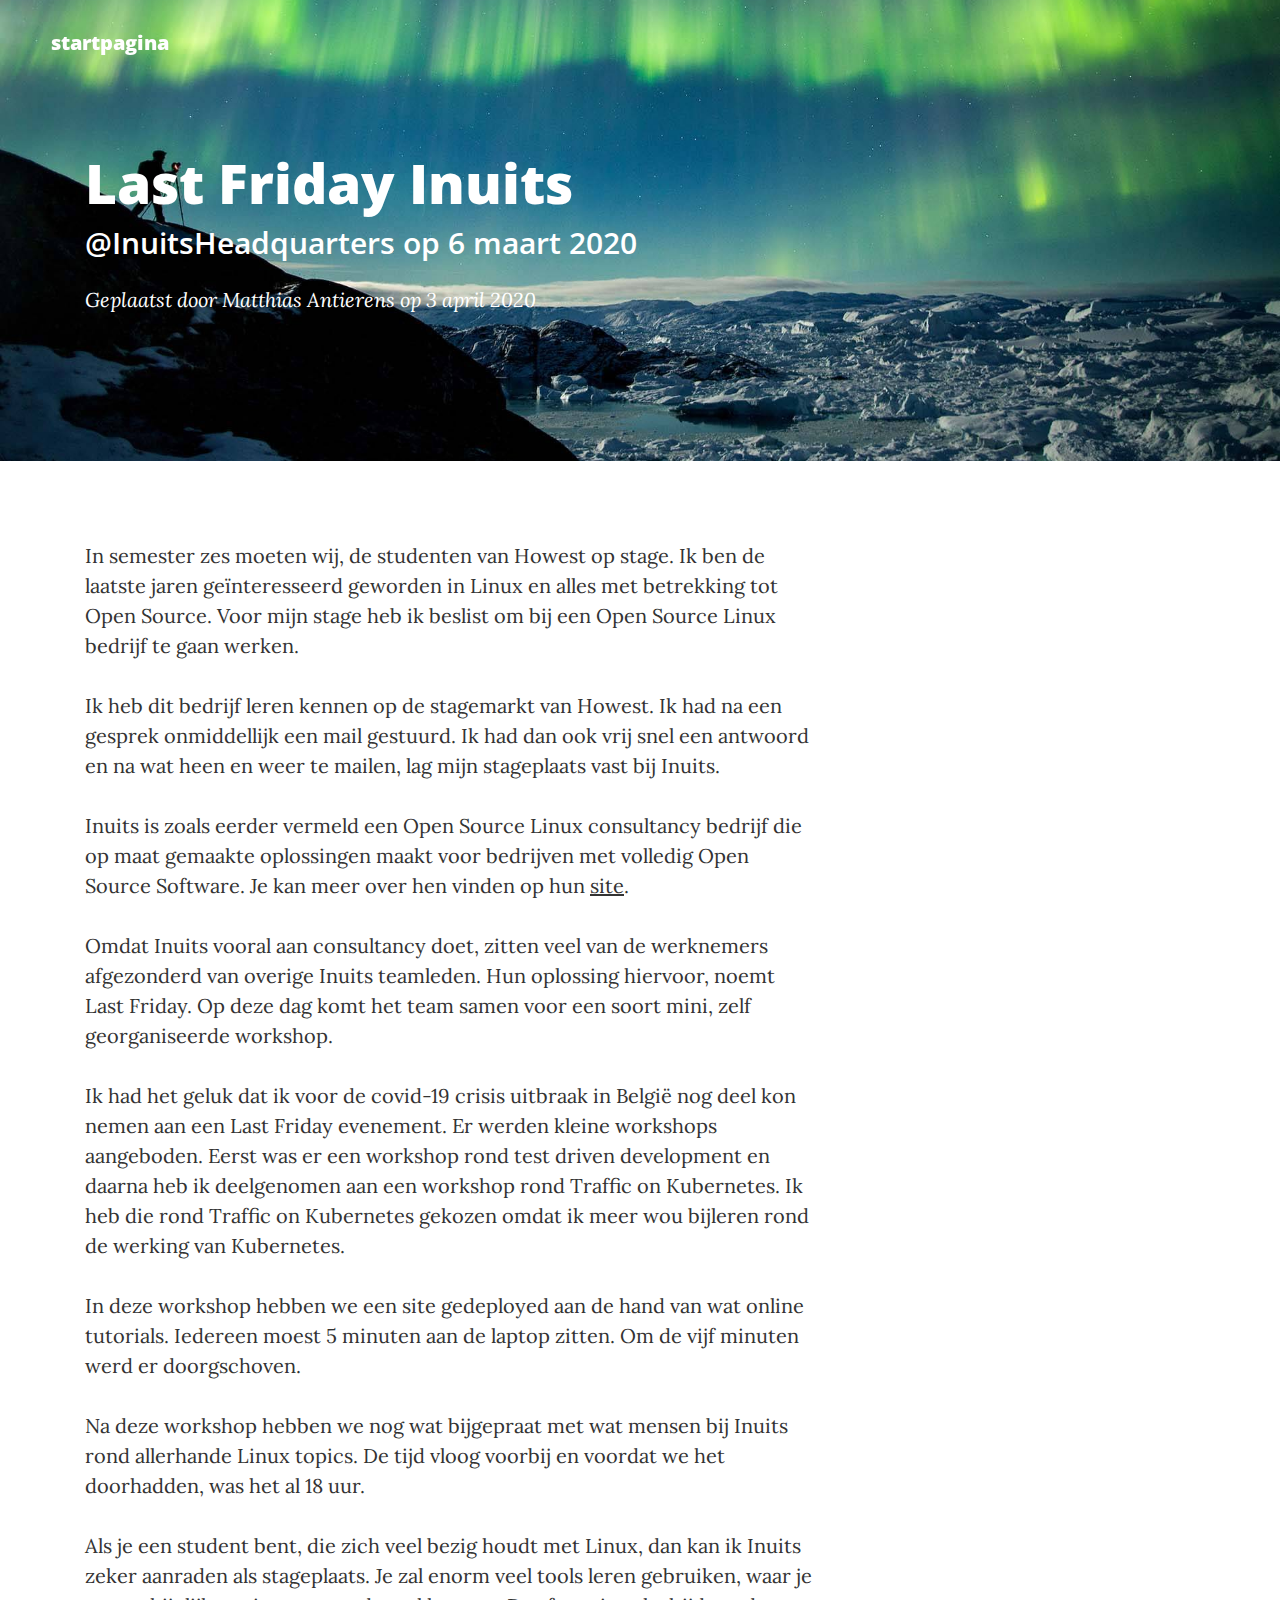
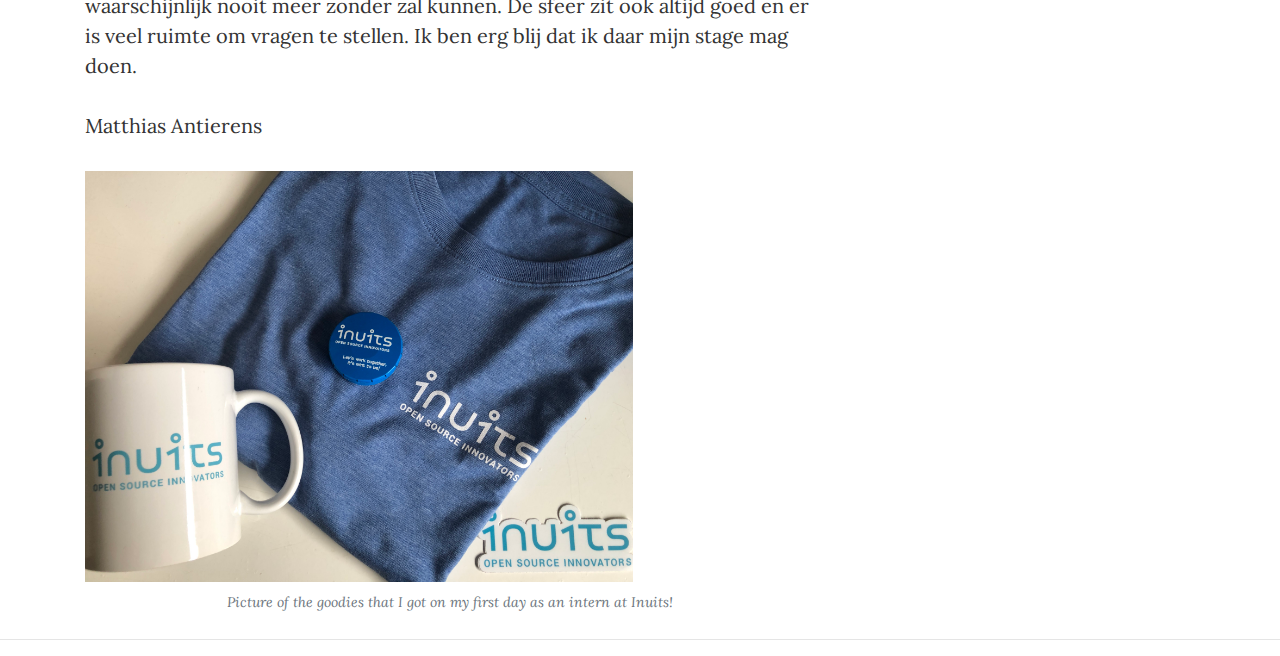
<file: post8.html>
<!DOCTYPE html>
<html lang="en">

<head>

  <meta charset="utf-8">
  <meta http-equiv="X-UA-Compatible" content="IE=edge">
  <meta name="viewport" content="width=device-width, initial-scale=1">
  <meta name="description" content="Post Blog Matthias">
  <meta name="author" content="Matthias Antierens">

  <title>Last Friday Inuits</title>

  <!-- Bootstrap Core CSS -->
  <link href="vendor/bootstrap/css/bootstrap.css" rel="stylesheet">

  <!-- Theme CSS -->
  <link href="css/clean-blog.min.css" rel="stylesheet">

  <!-- Custom Fonts -->
  <link href="vendor/font-awesome/css/font-awesome.min.css" rel="stylesheet" type="text/css">
  <link href='https://fonts.googleapis.com/css?family=Lora:400,700,400italic,700italic' rel='stylesheet' type='text/css'>
  <link href='https://fonts.googleapis.com/css?family=Open+Sans:300italic,400italic,600italic,700italic,800italic,400,300,600,700,800' rel='stylesheet' type='text/css'>
  <link rel="stylesheet" href="css/custom.css">

  <!-- HTML5 Shim and Respond.js IE8 support of HTML5 elements and media queries -->
  <!-- WARNING: Respond.js doesn't work if you view the page via file:// -->
  <!--[if lt IE 9]>
    <script src="https://oss.maxcdn.com/libs/html5shiv/3.7.0/html5shiv.js"></script>
    <script src="https://oss.maxcdn.com/libs/respond.js/1.4.2/respond.min.js"></script>
    <![endif]-->

</head>

<body>

  <!-- Navigation -->
  <nav class="navbar navbar-default navbar-custom navbar-fixed-top">
    <div class="container-fluid">
      <!-- Brand and toggle get grouped for better mobile display -->
      <div class="navbar-header page-scroll">
        <a class="navbar-brand" href="index.html">startpagina</a>
      </div>

      <!-- Collect the nav links, forms, and other content for toggling -->

      <!-- /.navbar-collapse -->
    </div>
    <!-- /.container -->
  </nav>

  <!-- Page Header -->
  <!-- Set your background image for this header on the line below. -->
  <header class="intro-header" style="background-image: url('img/Inuits.jpg')">
    <div class="container">
      <div class="row">
        <div class="col-lg-8 col-lg-offset-2 col-md-10 col-md-offset-1">
          <div class="post-heading">
            <h1>Last Friday Inuits</h1>
            <h2 class="subheading">@InuitsHeadquarters op 6 maart 2020</h2>
            <span class="meta">Geplaatst door Matthias Antierens op 3 april 2020</span>
          </div>
        </div>
      </div>
    </div>
  </header>

  <!-- Post Content -->
  <article>
    <div class="container">
      <div class="row">
        <div class="col-lg-8 col-lg-offset-2 col-md-10 col-md-offset-1">

          <p>In semester zes moeten wij, de studenten van Howest op stage. Ik ben de laatste jaren geïnteresseerd geworden in Linux en alles met betrekking tot Open Source. Voor mijn stage heb ik beslist om bij een Open Source Linux bedrijf te gaan
            werken.</p>

          <p>Ik heb dit bedrijf leren kennen op de stagemarkt van Howest. Ik had na een gesprek onmiddellijk een mail gestuurd. Ik had dan ook vrij snel een antwoord en na wat heen en weer te mailen, lag mijn stageplaats vast bij Inuits.</p>

          <p>Inuits is zoals eerder vermeld een Open Source Linux consultancy bedrijf die op maat gemaakte oplossingen maakt voor bedrijven met volledig Open Source Software. Je kan meer over hen vinden op hun <a href="https://inuits.eu/">site</a>.
          </p>

          <p>Omdat Inuits vooral aan consultancy doet, zitten veel van de werknemers afgezonderd van overige Inuits teamleden. Hun oplossing hiervoor, noemt Last Friday. Op deze dag komt het team samen voor een soort mini, zelf georganiseerde
            workshop.</p>

          <p>Ik had het geluk dat ik voor de covid-19 crisis uitbraak in België nog deel kon nemen aan een Last Friday evenement. Er werden kleine workshops aangeboden. Eerst was er een workshop rond test driven development en daarna heb ik deelgenomen
            aan een workshop rond Traffic on Kubernetes. Ik heb die rond Traffic on Kubernetes gekozen omdat ik meer wou bijleren rond de werking van Kubernetes.</p>

          <p>In deze workshop hebben we een site gedeployed aan de hand van wat online tutorials. Iedereen moest 5 minuten aan de laptop zitten. Om de vijf minuten werd er doorgschoven.</p>

          <p>Na deze workshop hebben we nog wat bijgepraat met wat mensen bij Inuits rond allerhande Linux topics. De tijd vloog voorbij en voordat we het doorhadden, was het al 18 uur.</p>

          <p>Als je een student bent, die zich veel bezig houdt met Linux, dan kan ik Inuits zeker aanraden als stageplaats. Je zal enorm veel tools leren gebruiken, waar je waarschijnlijk nooit meer zonder zal kunnen. De sfeer zit ook altijd goed
            en er is veel ruimte om vragen te stellen. Ik ben erg blij dat ik daar mijn stage mag doen.</p>
          <p>Matthias Antierens</p>
          <a href="https://inuits.eu/">
            <img class=" w-75" src="img/goodies.JPG" alt="goodies from Inuits">
          </a>
          <span class="caption text-muted">Picture of the goodies that I got on my first day as an intern at Inuits!</span>

        </div>
      </div>
    </div>
  </article>

  <hr>


  <!-- jQuery -->
  <script src="vendor/jquery/jquery.min.js"></script>

  <!-- Bootstrap Core JavaScript -->
  <script src="vendor/bootstrap/js/bootstrap.js"></script>

  <!-- Contact Form JavaScript -->
  <script src="js/jqBootstrapValidation.js"></script>
  <script src="js/contact_me.js"></script>

  <!-- Theme JavaScript -->
  <script src="js/clean-blog.min.js"></script>

</body>

</html>
</file>
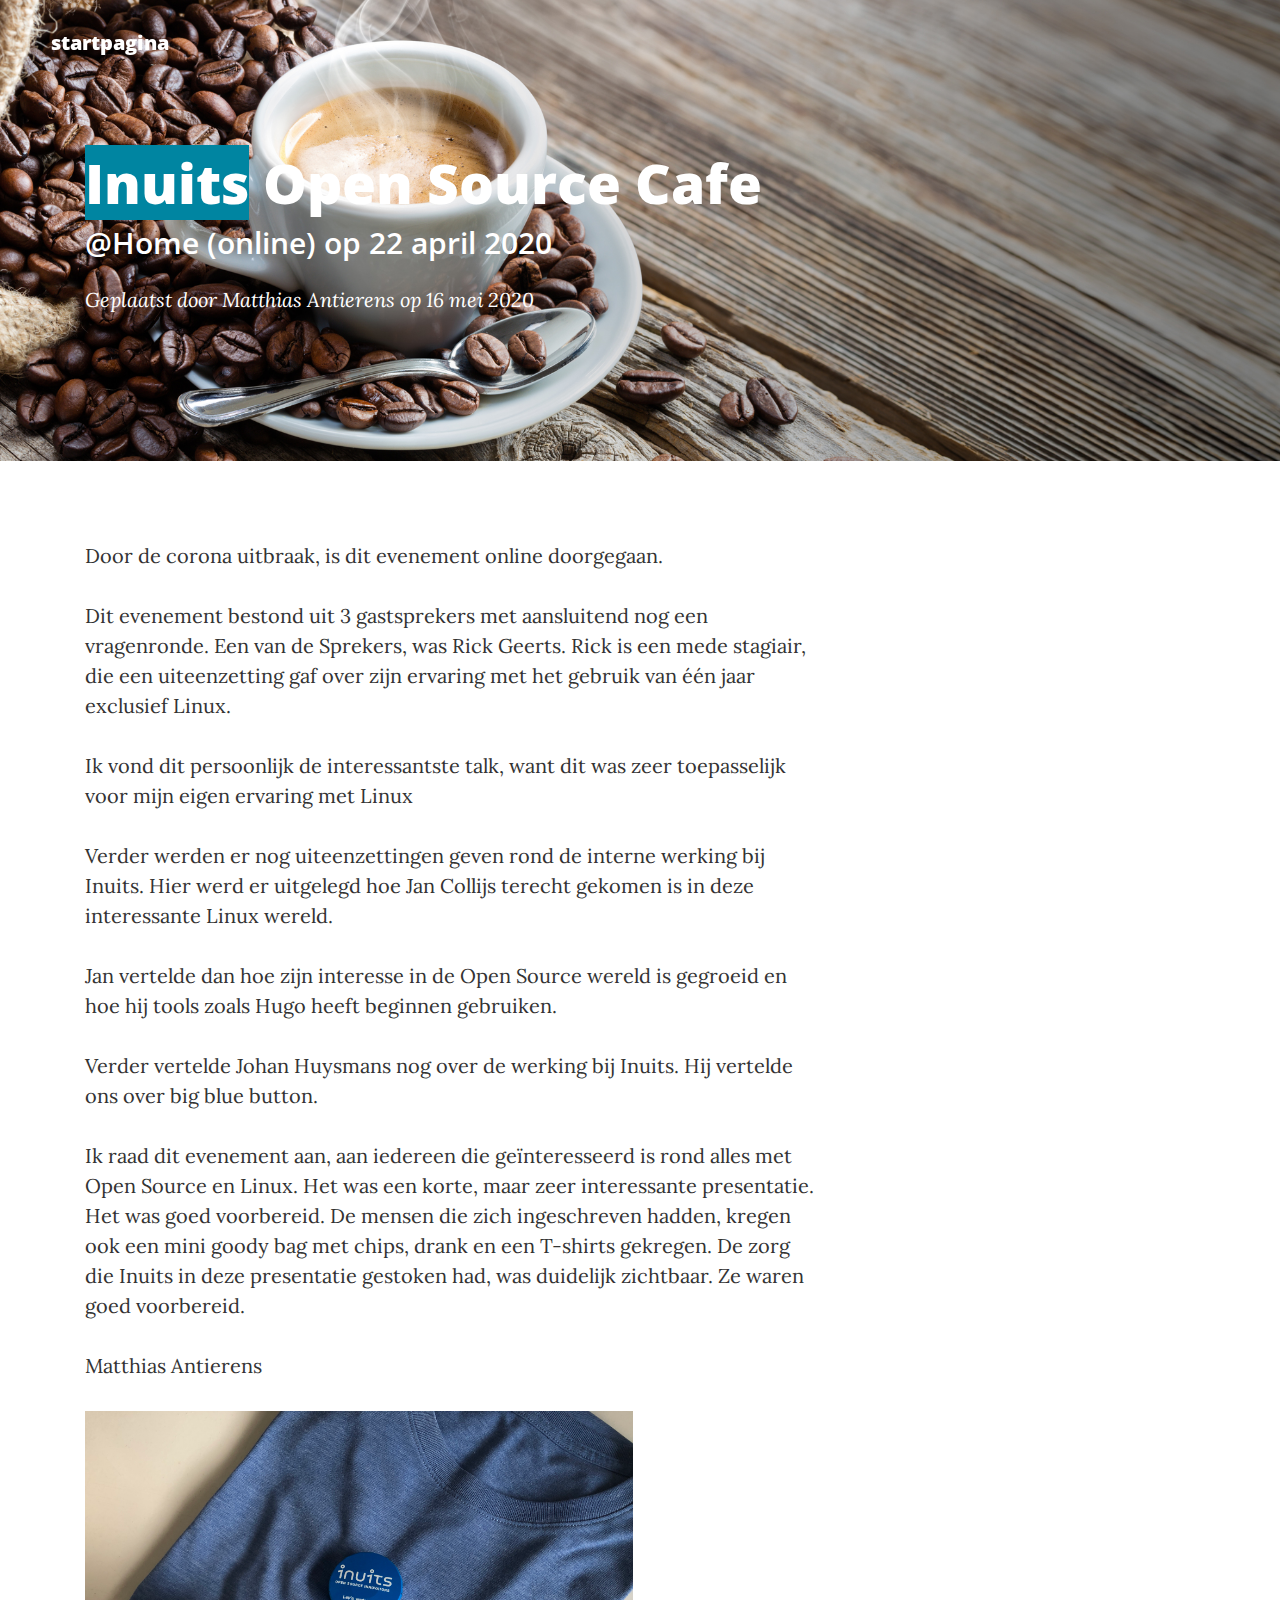
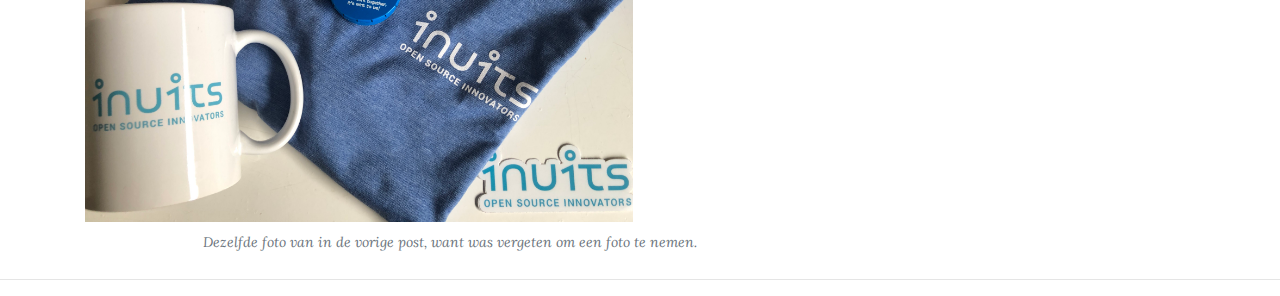
<file: post9.html>
<!DOCTYPE html>
<html lang="en">

<head>

  <meta charset="utf-8">
  <meta http-equiv="X-UA-Compatible" content="IE=edge">
  <meta name="viewport" content="width=device-width, initial-scale=1">
  <meta name="description" content="Post Blog Matthias">
  <meta name="author" content="Matthias Antierens">

  <title>Inuits Open Source Cafe</title>

  <!-- Bootstrap Core CSS -->
  <link href="vendor/bootstrap/css/bootstrap.css" rel="stylesheet">

  <!-- Theme CSS -->
  <link href="css/clean-blog.min.css" rel="stylesheet">

  <!-- Custom Fonts -->
  <link href="vendor/font-awesome/css/font-awesome.min.css" rel="stylesheet" type="text/css">
  <link href='https://fonts.googleapis.com/css?family=Lora:400,700,400italic,700italic' rel='stylesheet' type='text/css'>
  <link href='https://fonts.googleapis.com/css?family=Open+Sans:300italic,400italic,600italic,700italic,800italic,400,300,600,700,800' rel='stylesheet' type='text/css'>
  <link rel="stylesheet" href="css/custom.css">

  <!-- HTML5 Shim and Respond.js IE8 support of HTML5 elements and media queries -->
  <!-- WARNING: Respond.js doesn't work if you view the page via file:// -->
  <!--[if lt IE 9]>
    <script src="https://oss.maxcdn.com/libs/html5shiv/3.7.0/html5shiv.js"></script>
    <script src="https://oss.maxcdn.com/libs/respond.js/1.4.2/respond.min.js"></script>
    <![endif]-->

</head>

<body>

  <!-- Navigation -->
  <nav class="navbar navbar-default navbar-custom navbar-fixed-top">
    <div class="container-fluid">
      <!-- Brand and toggle get grouped for better mobile display -->
      <div class="navbar-header page-scroll">
        <a class="navbar-brand" href="index.html">startpagina</a>
      </div>

      <!-- Collect the nav links, forms, and other content for toggling -->

      <!-- /.navbar-collapse -->
    </div>
    <!-- /.container -->
  </nav>

  <!-- Page Header -->
  <!-- Set your background image for this header on the line below. -->
  <header class="intro-header" style="background-image: url('img/cafe.jpg')">
    <div class="container">
      <div class="row">
        <div class="col-lg-8 col-lg-offset-2 col-md-10 col-md-offset-1">
          <div class="post-heading">
            <h1> <a href="https://www.inuits.eu/" style="background-color: #0085a1;color: white" >Inuits</a> Open Source Cafe</h1>
            <h2 class="subheading">@Home (online) op 22 april 2020</h2>
            <span class="meta">Geplaatst door Matthias Antierens op 16 mei 2020</span>
          </div>
        </div>
      </div>
    </div>
  </header>

  <!-- Post Content -->
  <article>
    <div class="container">
      <div class="row">
        <div class="col-lg-8 col-lg-offset-2 col-md-10 col-md-offset-1">
          <p>Door de corona uitbraak, is dit evenement online doorgegaan.</p>
          <p>Dit evenement bestond uit 3 gastsprekers met aansluitend nog een vragenronde. Een van de Sprekers, was Rick Geerts. Rick is een mede stagiair, die een uiteenzetting gaf over zijn ervaring met het gebruik van één jaar exclusief Linux.</p>
          <p>Ik vond dit persoonlijk de interessantste talk, want dit was zeer toepasselijk voor mijn eigen ervaring met Linux </p> 

          <p>Verder werden er nog uiteenzettingen geven rond de interne werking bij Inuits. Hier werd er uitgelegd hoe Jan Collijs terecht gekomen is in deze interessante Linux wereld.</p>
          <p>Jan vertelde dan hoe zijn interesse in de Open Source wereld is gegroeid en hoe hij tools zoals Hugo heeft beginnen gebruiken.</p>
          <p> Verder vertelde Johan Huysmans nog over de werking bij Inuits. Hij vertelde ons over big blue button. </p>

          <p> Ik raad dit evenement aan, aan iedereen die geïnteresseerd is rond alles met Open Source en Linux. Het was een korte, maar zeer interessante presentatie. Het was goed voorbereid. De mensen die zich ingeschreven hadden, kregen ook een mini goody bag met chips, drank en een T-shirts gekregen. De zorg die Inuits in deze presentatie gestoken had, was duidelijk zichtbaar. Ze waren goed voorbereid. </p>
          <p>Matthias Antierens</p>
          <a href="https://inuits.eu/">
            <img class="w-75" src="img/goodies.JPG" alt="goodies from Inuits">
          </a>
          <span class="caption text-muted">Dezelfde foto van in de vorige post, want was vergeten om een foto te nemen.</span>
        </div>
      </div>
    </div>
  </article>

  <hr>


  <!-- jQuery -->
  <script src="vendor/jquery/jquery.min.js"></script>

  <!-- Bootstrap Core JavaScript -->
  <script src="vendor/bootstrap/js/bootstrap.js"></script>

  <!-- Contact Form JavaScript -->
  <script src="js/jqBootstrapValidation.js"></script>
  <script src="js/contact_me.js"></script>

  <!-- Theme JavaScript -->
  <script src="js/clean-blog.min.js"></script>

</body>

</html>
</file>
<file: css/custom.css>
#blacktext{
    color: black;
}

.black{
  color: black;
}

.rotate{
    -webkit-transform: rotate(90deg);
    -moz-transform: rotate(90deg);
    -o-transform: rotate(90deg);
    -ms-transform: rotate(90deg);
    transform: rotate(90deg);

}
</file>
<file: css/clean-blog.min.css>
/*!
 * Start Bootstrap - Clean Blog v3.3.7+1 (http://startbootstrap.com/template-overviews/clean-blog)
 * Copyright 2013-2017 Start Bootstrap
 * Licensed under MIT (https://github.com/BlackrockDigital/startbootstrap/blob/gh-pages/LICENSE)
 */
a, body {
    color: #333
}

.navbar-custom .nav li a, .navbar-custom .navbar-brand, h1, h2, h3, h4, h5, h6 {
    font-weight: 800
}

.caption, .intro-header .page-heading, .intro-header .site-heading, footer .copyright {
    text-align: center
}

body {
    font-family: Lora, 'Times New Roman', serif;
    font-size: 20px;
    -webkit-tap-highlight-color: #0085A1
}

.intro-header .page-heading .subheading, .intro-header .post-heading .subheading, .intro-header .site-heading .subheading, .navbar-custom, h1, h2, h3, h4, h5, h6 {
    font-family: 'Open Sans', 'Helvetica Neue', Helvetica, Arial, sans-serif
}

p {
    line-height: 1.5;
    margin: 30px 0
}

p a {
    text-decoration: underline
}

a:focus, a:hover {
    color: #0085A1
}

a img:focus, a img:hover {
    cursor: zoom-in
}

blockquote {
    color: #777;
    font-style: italic
}

hr.small {
    max-width: 100px;
    margin: 15px auto;
    border-width: 4px;
    border-color: #fff
}

.navbar-custom {
    position: absolute;
    top: 0;
    left: 0;
    width: 100%;
    z-index: 3
}

.navbar-custom .navbar-header .navbar-toggle {
    color: #777;
    font-weight: 800;
    text-transform: uppercase;
    font-size: 12px
}

.navbar-custom .nav li a {
    text-transform: uppercase;
    font-size: 12px;
    letter-spacing: 1px
}

@media only screen and (min-width: 768px) {
    .navbar-custom {
        background: 0 0;
        border-bottom: 1px solid transparent
    }

    .navbar-custom .navbar-brand {
        color: #fff;
        padding: 20px
    }

    .navbar-custom .navbar-brand:focus, .navbar-custom .navbar-brand:hover {
        color: rgba(255, 255, 255, .8)
    }

    .navbar-custom .nav li a {
        color: #fff;
        padding: 20px
    }

    .navbar-custom .nav li a:focus, .navbar-custom .nav li a:hover {
        color: rgba(255, 255, 255, .8)
    }

    .navbar-custom .nav li ul.dropdown-menu a {
        color: #333
    }

    .navbar-custom .nav li ul.dropdown-menu a:focus, .navbar-custom .nav li ul.dropdown-menu a:hover {
        color: #0085A1
    }
}

@media only screen and (min-width: 1170px) {
    .navbar-custom {
        -webkit-transition: background-color .3s;
        -moz-transition: background-color .3s;
        transition: background-color .3s;
        -webkit-transform: translate3d(0, 0, 0);
        -moz-transform: translate3d(0, 0, 0);
        -ms-transform: translate3d(0, 0, 0);
        -o-transform: translate3d(0, 0, 0);
        transform: translate3d(0, 0, 0);
        -webkit-backface-visibility: hidden;
        backface-visibility: hidden
    }

    .navbar-custom.is-fixed {
        position: fixed;
        top: -61px;
        background-color: rgba(255, 255, 255, .9);
        border-bottom: 1px solid #f2f2f2;
        -webkit-transition: -webkit-transform .3s;
        -moz-transition: -moz-transform .3s;
        transition: transform .3s
    }

    .navbar-custom.is-fixed .navbar-brand {
        color: #333
    }

    .navbar-custom.is-fixed .navbar-brand:focus, .navbar-custom.is-fixed .navbar-brand:hover {
        color: #0085A1
    }

    .navbar-custom.is-fixed .nav li a {
        color: #333
    }

    .navbar-custom.is-fixed .nav li a:focus, .navbar-custom.is-fixed .nav li a:hover {
        color: #0085A1
    }

    .navbar-custom.is-visible {
        -webkit-transform: translate3d(0, 100%, 0);
        -moz-transform: translate3d(0, 100%, 0);
        -ms-transform: translate3d(0, 100%, 0);
        -o-transform: translate3d(0, 100%, 0);
        transform: translate3d(0, 100%, 0)
    }
}

.intro-header {
    background: center center no-repeat;
    -webkit-background-size: cover;
    -moz-background-size: cover;
    background-size: cover;
    -o-background-size: cover;
    margin-bottom: 50px
}

.intro-header .page-heading, .intro-header .post-heading, .intro-header .site-heading {
    padding: 100px 0 50px;
    color: #fff
}

.intro-header .page-heading h1, .intro-header .site-heading h1 {
    margin-top: 0;
    font-size: 50px
}

.intro-header .page-heading .subheading, .intro-header .site-heading .subheading {
    font-size: 24px;
    line-height: 1.1;
    display: block;
    font-weight: 300;
    margin: 10px 0 0
}

@media only screen and (min-width: 768px) {
    .intro-header .page-heading, .intro-header .post-heading, .intro-header .site-heading {
        padding: 150px 0
    }

    .intro-header .page-heading h1, .intro-header .site-heading h1 {
        font-size: 80px
    }
}

.intro-header .post-heading h1 {
    font-size: 35px
}

.intro-header .post-heading .meta, .intro-header .post-heading .subheading {
    line-height: 1.1;
    display: block
}

.intro-header .post-heading .subheading {
    font-size: 24px;
    margin: 10px 0 30px;
    font-weight: 600
}

.intro-header .post-heading .meta {
    font-family: Lora, 'Times New Roman', serif;
    font-style: italic;
    font-weight: 300;
    font-size: 20px
}

.intro-header .post-heading .meta a {
    color: #fff
}

@media only screen and (min-width: 768px) {
    .intro-header .post-heading h1 {
        font-size: 55px
    }

    .intro-header .post-heading .subheading {
        font-size: 30px
    }
}

.post-preview > a {
    color: #333
}

.post-preview > a:focus, .post-preview > a:hover {
    text-decoration: none;
    color: #0085A1
}

.post-preview > a > .post-title {
    font-size: 30px;
    margin-top: 30px;
    margin-bottom: 10px
}

.post-preview > a > .post-subtitle {
    margin: 0 0 10px;
    font-weight: 300
}

.post-preview > .post-meta {
    color: #777;
    font-size: 18px;
    font-style: italic;
    margin-top: 0
}

.post-preview > .post-meta > a {
    text-decoration: none;
    color: #333
}

.post-preview > .post-meta > a:focus, .post-preview > .post-meta > a:hover {
    color: #0085A1;
    text-decoration: underline
}

@media only screen and (min-width: 768px) {
    .post-preview > a > .post-title {
        font-size: 36px
    }
}

.section-heading {
    font-size: 36px;
    margin-top: 60px;
    font-weight: 700
}

.btn, .pager li > a, .pager li > span {
    font-family: 'Open Sans', 'Helvetica Neue', Helvetica, Arial, sans-serif;
    text-transform: uppercase;
    font-weight: 800;
    letter-spacing: 1px
}

.caption {
    font-size: 14px;
    padding: 10px;
    font-style: italic;
    margin: 0;
    display: block;
    border-bottom-right-radius: 5px;
    border-bottom-left-radius: 5px
}

footer {
    padding: 50px 0 65px
}

footer .list-inline {
    margin: 0;
    padding: 0
}

footer .copyright {
    font-size: 14px;
    margin-bottom: 0
}

.floating-label-form-group {
    font-size: 14px;
    position: relative;
    margin-bottom: 0;
    padding-bottom: .5em;
    border-bottom: 1px solid #eee
}

.floating-label-form-group input, .floating-label-form-group textarea {
    z-index: 1;
    position: relative;
    padding-right: 0;
    padding-left: 0;
    border: none;
    border-radius: 0;
    font-size: 1.5em;
    background: 0 0;
    box-shadow: none !important;
    resize: none
}

.floating-label-form-group label {
    display: block;
    z-index: 0;
    position: relative;
    top: 2em;
    margin: 0;
    font-size: .85em;
    line-height: 1.764705882em;
    vertical-align: middle;
    vertical-align: baseline;
    opacity: 0;
    -webkit-transition: top .3s ease, opacity .3s ease;
    -moz-transition: top .3s ease, opacity .3s ease;
    -ms-transition: top .3s ease, opacity .3s ease;
    transition: top .3s ease, opacity .3s ease
}

.floating-label-form-group::not(:first-child) {
    padding-left: 14px;
    border-left: 1px solid #eee
}

.floating-label-form-group-with-value label {
    top: 0;
    opacity: 1
}

.floating-label-form-group-with-focus label {
    color: #0085A1
}

form .row:first-child .floating-label-form-group {
    border-top: 1px solid #eee
}

.btn {
    font-size: 14px;
    border-radius: 0;
    padding: 15px 25px
}

.btn-lg {
    font-size: 16px;
    padding: 25px 35px
}

.btn-default:focus, .btn-default:hover {
    background-color: #0085A1;
    border: 1px solid #0085A1;
    color: #fff
}

.pager {
    margin: 20px 0 0
}

.pager li > a, .pager li > span {
    font-size: 14px;
    padding: 15px 25px;
    background-color: #fff;
    border-radius: 0
}

.pager li > a:focus, .pager li > a:hover {
    color: #fff;
    background-color: #0085A1;
    border: 1px solid #0085A1
}

.pager .disabled > a, .pager .disabled > a:focus, .pager .disabled > a:hover, .pager .disabled > span {
    color: #777;
    background-color: #333;
    cursor: not-allowed
}

::-moz-selection {
    color: #fff;
    text-shadow: none;
    background: #0085A1
}

::selection {
    color: #fff;
    text-shadow: none;
    background: #0085A1
}

img::selection {
    color: #fff;
    background: 0 0
}

img::-moz-selection {
    color: #fff;
    background: 0 0
}
</file>
